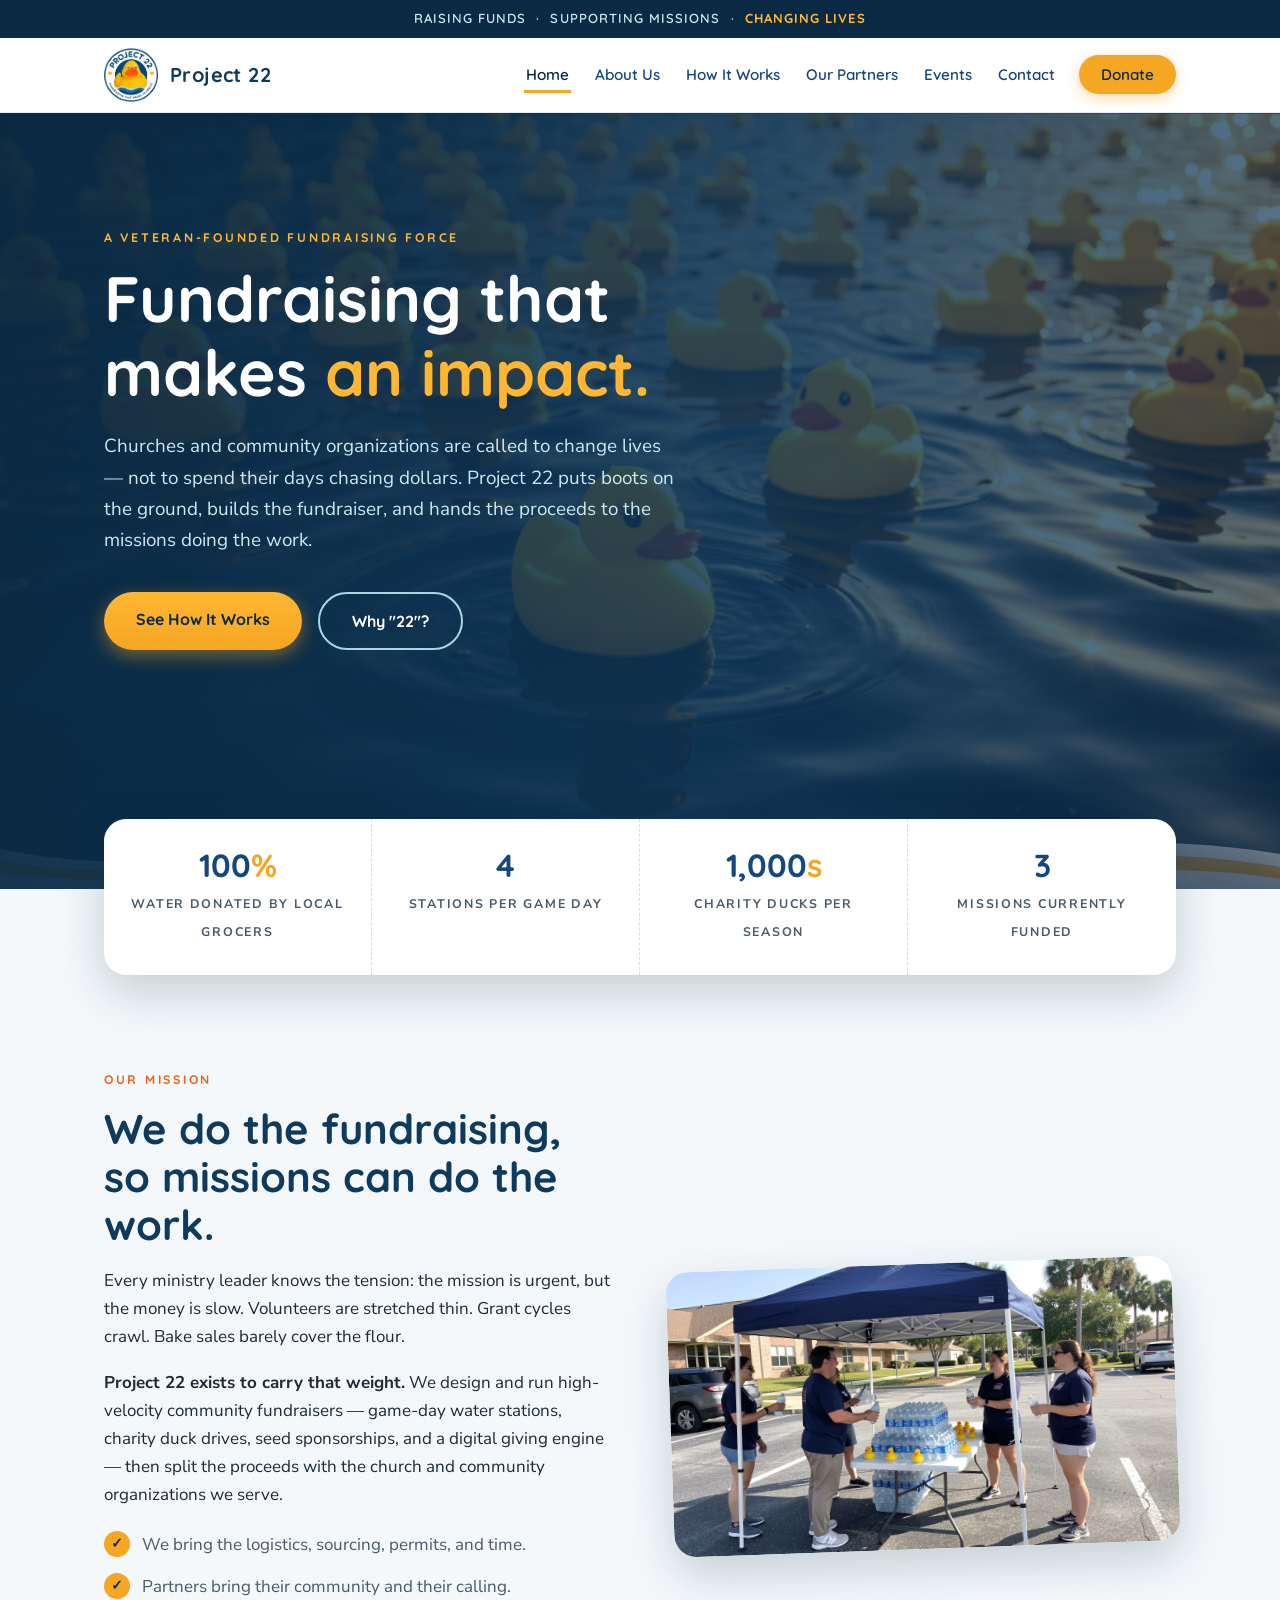
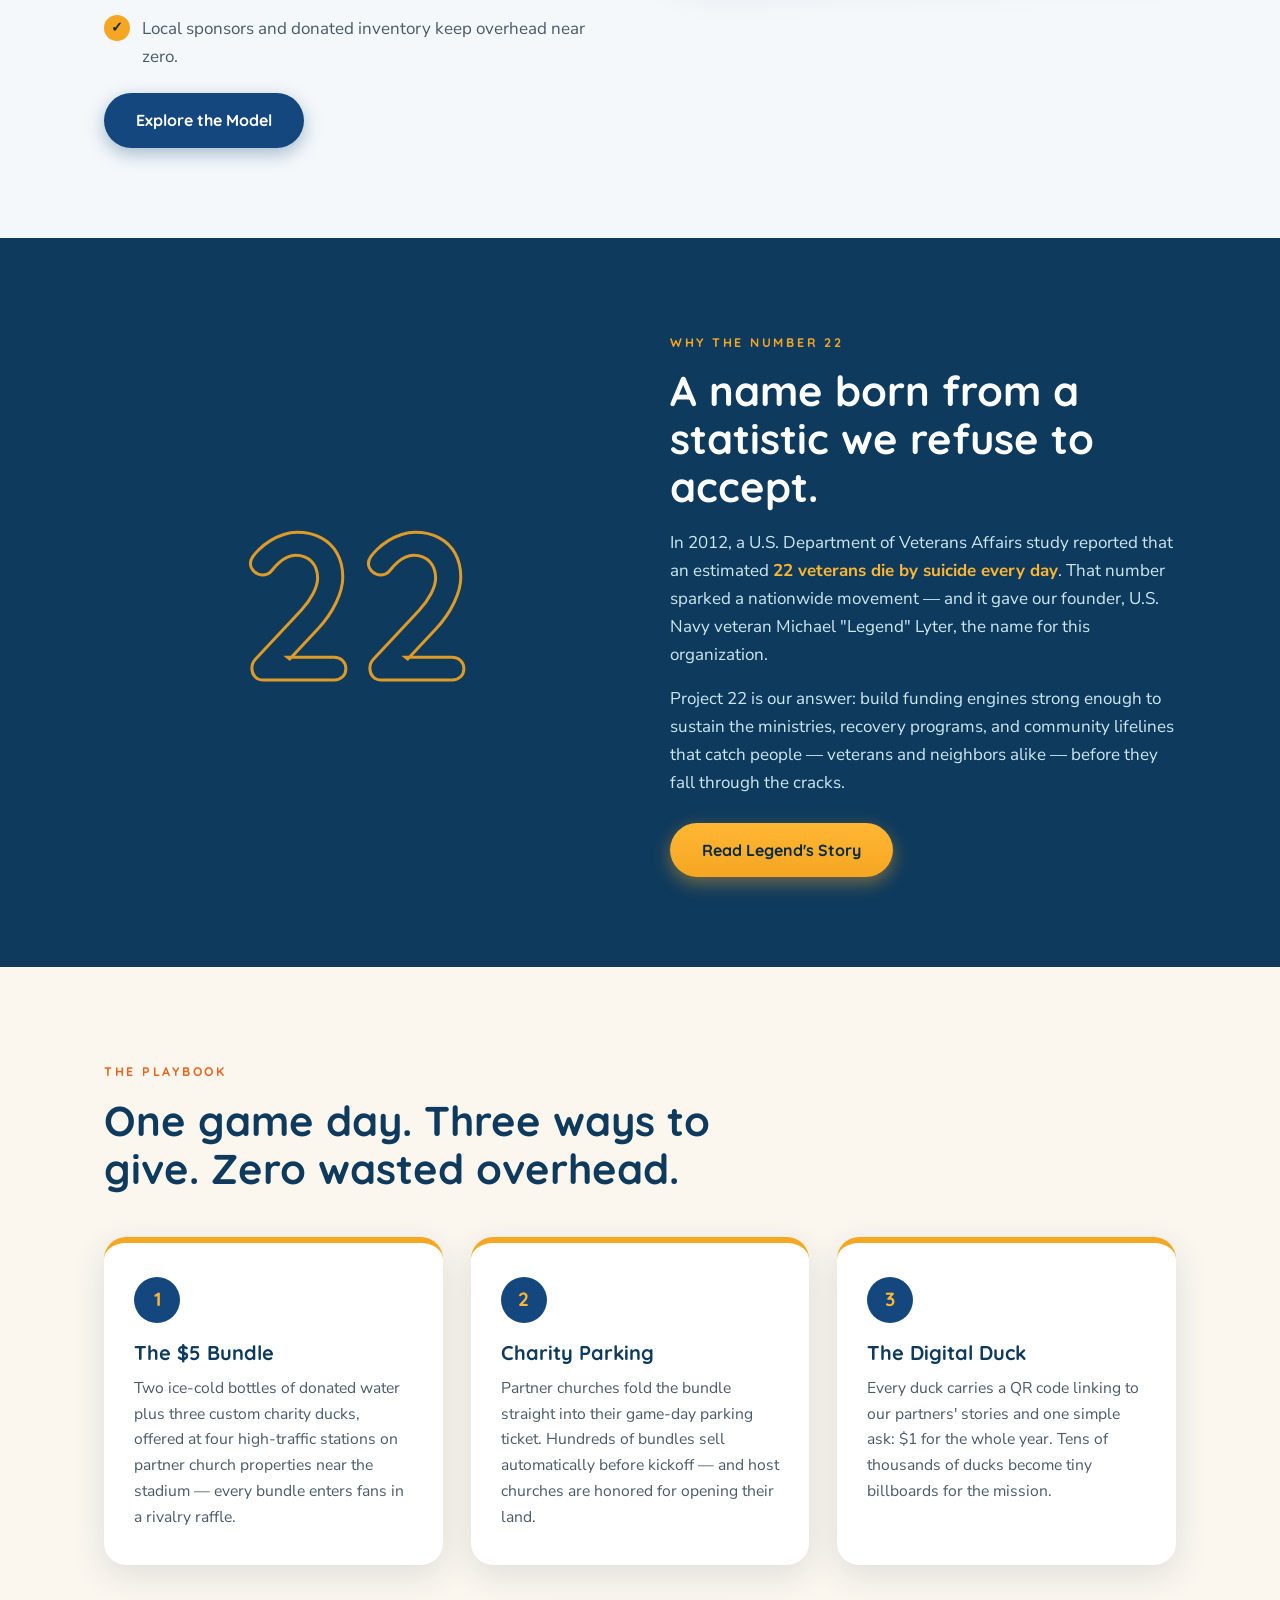
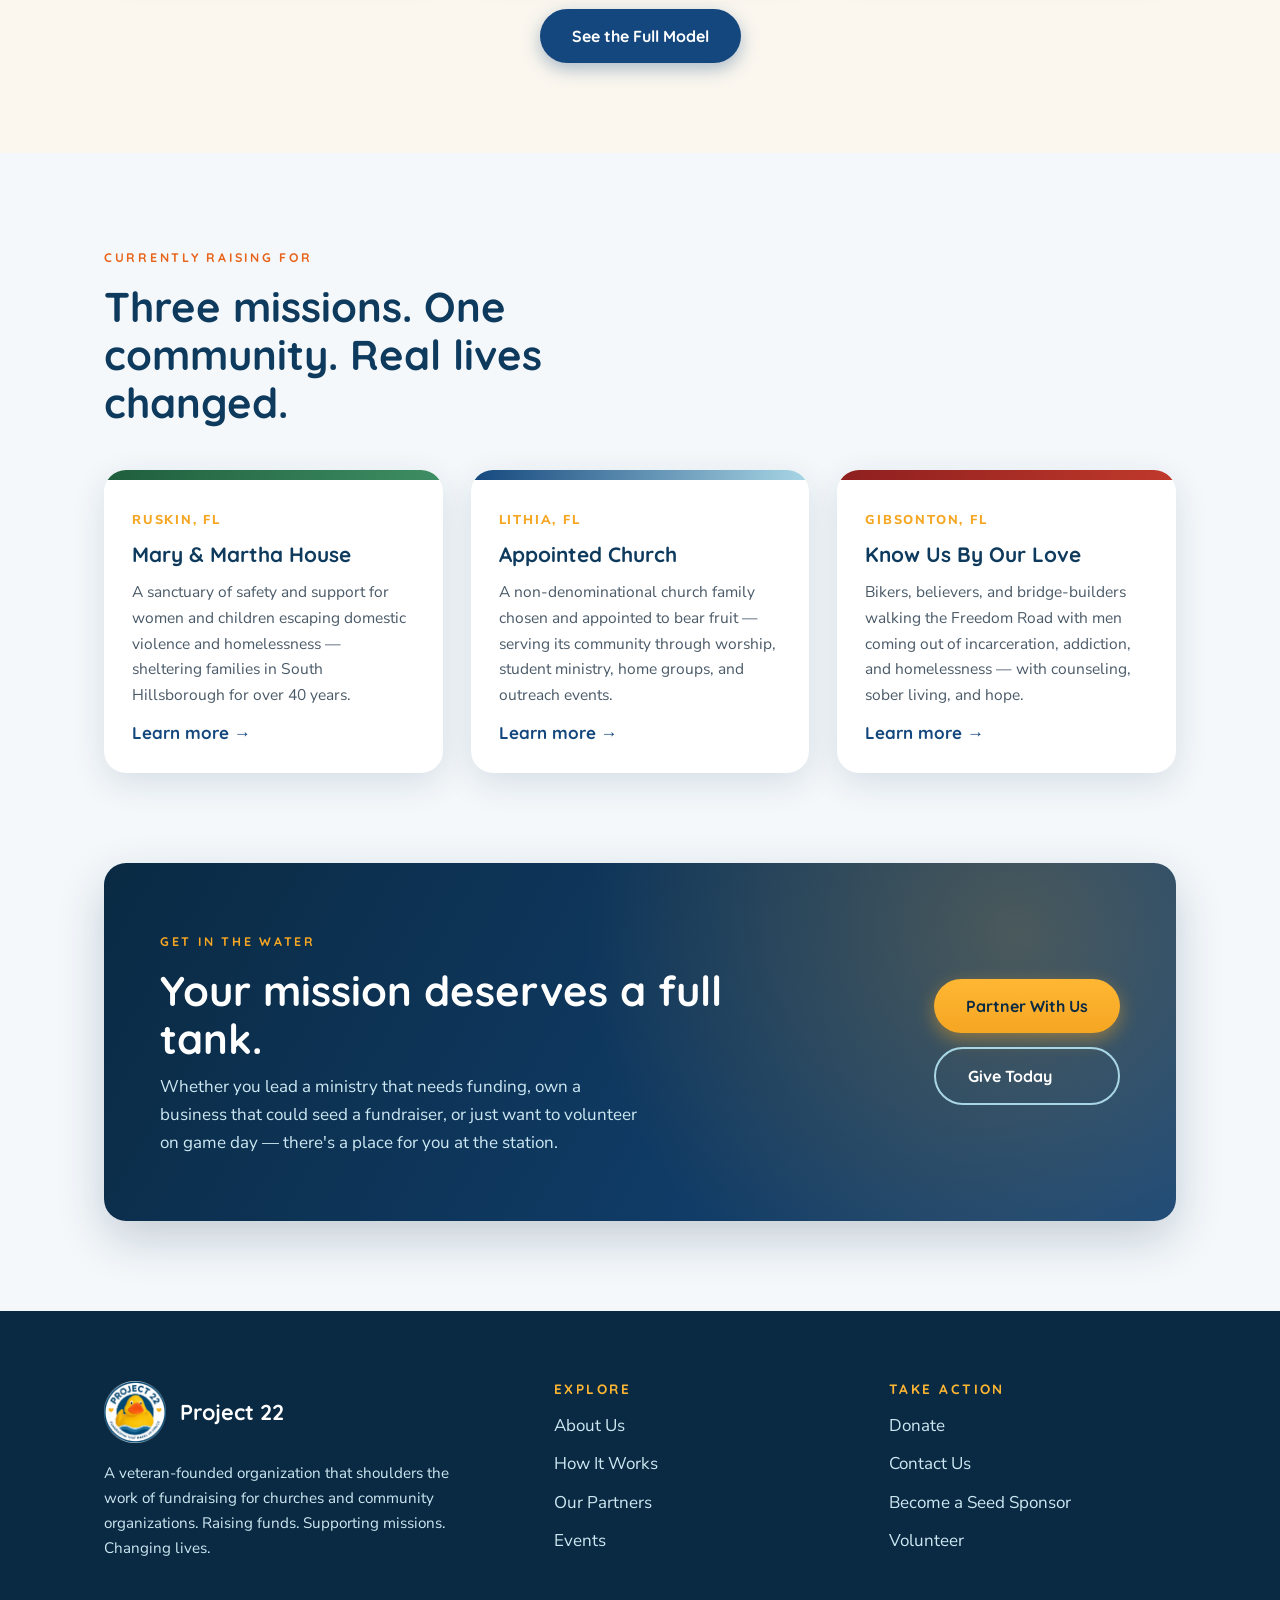
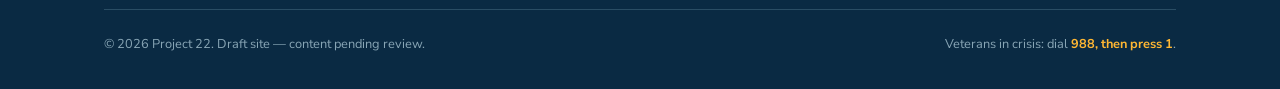
<file: index.html>
<!DOCTYPE html>
<html lang="en">
<head>
<meta charset="UTF-8">
<meta name="viewport" content="width=device-width, initial-scale=1.0">
<title>Project 22 — Fundraising That Makes an Impact</title>
<meta name="description" content="Project 22 is a veteran-founded organization that shoulders the work of fundraising for churches, ministries, and community organizations. Raising funds. Supporting missions. Changing lives.">
<link rel="icon" type="image/png" href="assets/logo.png">
<link rel="preconnect" href="https://fonts.googleapis.com">
<link rel="preconnect" href="https://fonts.gstatic.com" crossorigin>
<link href="https://fonts.googleapis.com/css2?family=Quicksand:wght@500;600;700&family=Nunito+Sans:ital,wght@0,400;0,600;0,700;0,800;1,400&display=swap" rel="stylesheet">
<link rel="stylesheet" href="styles.css">
</head>
<body>

<div class="ribbon">RAISING FUNDS &nbsp;·&nbsp; SUPPORTING MISSIONS &nbsp;·&nbsp; <strong>CHANGING LIVES</strong></div>

<nav class="nav">
  <div class="nav__inner">
    <a class="nav__brand" href="index.html">
      <img src="assets/logo.png" alt="Project 22 logo — a yellow rubber duck badge">
      <span>Project 22</span>
    </a>
    <ul class="nav__links">
      <li><a href="index.html" class="is-active">Home</a></li>
      <li><a href="about.html">About Us</a></li>
      <li><a href="how-it-works.html">How It Works</a></li>
      <li><a href="partners.html">Our Partners</a></li>
      <li><a href="events.html">Events</a></li>
      <li><a href="contact.html">Contact</a></li>
      <li><a href="donate.html" class="nav__cta">Donate</a></li>
    </ul>
  </div>
</nav>

<!-- ============ HERO ============ -->
<header class="hero">
  <div class="hero__bg" style="background-image:url('assets/hero-ducks.jpg');"></div>
  <div class="hero__scrim"></div>
  <div class="hero__inner">
    <span class="kicker rise rise-1">A veteran-founded fundraising force</span>
    <h1 class="rise rise-2">Fundraising that makes <em>an impact.</em></h1>
    <p class="lede rise rise-3">Churches and community organizations are called to change lives — not to spend their days chasing dollars. Project 22 puts boots on the ground, builds the fundraiser, and hands the proceeds to the missions doing the work.</p>
    <div class="hero__actions rise rise-4">
      <a class="btn btn--gold" href="how-it-works.html">See How It Works</a>
      <a class="btn btn--ghost" href="about.html">Why "22"?</a>
    </div>
  </div>
  <svg class="wave" viewBox="0 0 1440 90" preserveAspectRatio="none" aria-hidden="true">
    <path d="M0,50 C240,95 480,5 720,40 C960,75 1200,20 1440,55 L1440,90 L0,90 Z" fill="#F4F8FB"/>
    <path d="M0,62 C260,100 520,25 780,55 C1040,85 1240,35 1440,68 L1440,90 L0,90 Z" fill="#F5A623" opacity="0.9"/>
    <path d="M0,74 C280,102 560,45 840,70 C1100,92 1280,55 1440,80 L1440,90 L0,90 Z" fill="#F4F8FB"/>
  </svg>
</header>

<!-- ============ STAT BAND ============ -->
<section class="stats" aria-label="Project 22 at a glance">
  <div class="stats__card">
    <div class="stat"><b>100<span>%</span></b><small>Water donated by local grocers</small></div>
    <div class="stat"><b>4</b><small>Stations per game day</small></div>
    <div class="stat"><b>1,000<span>s</span></b><small>Charity ducks per season</small></div>
    <div class="stat"><b>3</b><small>Missions currently funded</small></div>
  </div>
</section>

<!-- ============ MISSION ============ -->
<section class="section">
  <div class="wrap grid-2">
    <div>
      <span class="kicker">Our Mission</span>
      <h2>We do the fundraising, so missions can do the work.</h2>
      <p style="margin-bottom:18px;">Every ministry leader knows the tension: the mission is urgent, but the money is slow. Volunteers are stretched thin. Grant cycles crawl. Bake sales barely cover the flour.</p>
      <p style="margin-bottom:18px;"><strong>Project 22 exists to carry that weight.</strong> We design and run high-velocity community fundraisers — game-day water stations, charity duck drives, seed sponsorships, and a digital giving engine — then split the proceeds with the church and community organizations we serve.</p>
      <ul class="checklist">
        <li>We bring the logistics, sourcing, permits, and time.</li>
        <li>Partners bring their community and their calling.</li>
        <li>Local sponsors and donated inventory keep overhead near zero.</li>
      </ul>
      <a class="btn btn--navy" href="how-it-works.html">Explore the Model</a>
    </div>
    <div class="img-frame img-frame--tilt">
      <img src="assets/water-station.jpg" alt="Volunteers at a Project 22 water station handing out bottled water and charity ducks on game day">
    </div>
  </div>
</section>

<!-- ============ WHY 22 ============ -->
<section class="section section--navy" style="position:relative;overflow:hidden;">
  <div class="wrap grid-2">
    <div style="text-align:center;">
      <div class="twentytwo bob" aria-hidden="true">22</div>
    </div>
    <div>
      <span class="kicker kicker--gold">Why the number 22</span>
      <h2>A name born from a statistic we refuse to accept.</h2>
      <p style="margin-bottom:16px;">In 2012, a U.S. Department of Veterans Affairs study reported that an estimated <strong style="color:#FFB733;">22 veterans die by suicide every day</strong>. That number sparked a nationwide movement — and it gave our founder, U.S. Navy veteran Michael "Legend" Lyter, the name for this organization.</p>
      <p style="margin-bottom:26px;">Project 22 is our answer: build funding engines strong enough to sustain the ministries, recovery programs, and community lifelines that catch people — veterans and neighbors alike — before they fall through the cracks.</p>
      <a class="btn btn--gold" href="about.html">Read Legend's Story</a>
    </div>
  </div>
</section>

<!-- ============ HOW IT WORKS TEASER ============ -->
<section class="section section--cream">
  <div class="wrap">
    <span class="kicker">The Playbook</span>
    <h2 style="margin-bottom:44px;">One game day. Three ways to give. Zero wasted overhead.</h2>
    <div class="grid-3">
      <div class="card">
        <span class="num">1</span>
        <h3>The $5 Bundle</h3>
        <p>Two ice-cold bottles of donated water plus three custom charity ducks, offered at four high-traffic stations on partner church properties near the stadium — every bundle enters fans in a rivalry raffle.</p>
      </div>
      <div class="card">
        <span class="num">2</span>
        <h3>Charity Parking</h3>
        <p>Partner churches fold the bundle straight into their game-day parking ticket. Hundreds of bundles sell automatically before kickoff — and host churches are honored for opening their land.</p>
      </div>
      <div class="card">
        <span class="num">3</span>
        <h3>The Digital Duck</h3>
        <p>Every duck carries a QR code linking to our partners' stories and one simple ask: $1 for the whole year. Tens of thousands of ducks become tiny billboards for the mission.</p>
      </div>
    </div>
    <div style="text-align:center;margin-top:44px;">
      <a class="btn btn--navy" href="how-it-works.html">See the Full Model</a>
    </div>
  </div>
</section>

<!-- ============ PARTNERS TEASER ============ -->
<section class="section">
  <div class="wrap">
    <span class="kicker">Currently Raising For</span>
    <h2 style="margin-bottom:44px;">Three missions. One community. Real lives changed.</h2>
    <div class="grid-3">
      <div class="partner">
        <div class="partner__band partner__band--green"></div>
        <div class="partner__body">
          <span class="where">Ruskin, FL</span>
          <h3>Mary &amp; Martha House</h3>
          <p>A sanctuary of safety and support for women and children escaping domestic violence and homelessness — sheltering families in South Hillsborough for over 40 years.</p>
          <a class="more" href="partners.html">Learn more →</a>
        </div>
      </div>
      <div class="partner">
        <div class="partner__band"></div>
        <div class="partner__body">
          <span class="where">Lithia, FL</span>
          <h3>Appointed Church</h3>
          <p>A non-denominational church family chosen and appointed to bear fruit — serving its community through worship, student ministry, home groups, and outreach events.</p>
          <a class="more" href="partners.html">Learn more →</a>
        </div>
      </div>
      <div class="partner">
        <div class="partner__band partner__band--red"></div>
        <div class="partner__body">
          <span class="where">Gibsonton, FL</span>
          <h3>Know Us By Our Love</h3>
          <p>Bikers, believers, and bridge-builders walking the Freedom Road with men coming out of incarceration, addiction, and homelessness — with counseling, sober living, and hope.</p>
          <a class="more" href="partners.html">Learn more →</a>
        </div>
      </div>
    </div>
  </div>
</section>

<!-- ============ CTA ============ -->
<section class="section" style="padding-top:0;">
  <div class="wrap">
    <div class="cta">
      <div>
        <span class="kicker kicker--gold">Get In The Water</span>
        <h2>Your mission deserves a full tank.</h2>
        <p>Whether you lead a ministry that needs funding, own a business that could seed a fundraiser, or just want to volunteer on game day — there's a place for you at the station.</p>
      </div>
      <div style="display:flex;flex-direction:column;gap:14px;">
        <a class="btn btn--gold" href="contact.html">Partner With Us</a>
        <a class="btn btn--ghost" href="donate.html">Give Today</a>
      </div>
    </div>
  </div>
</section>

<!-- ============ FOOTER ============ -->
<footer class="footer">
  <div class="wrap">
    <div class="footer__grid">
      <div>
        <div class="footer__brand">
          <img src="assets/logo.png" alt="Project 22 logo">
          <span>Project 22</span>
        </div>
        <p class="tagline">A veteran-founded organization that shoulders the work of fundraising for churches and community organizations. Raising funds. Supporting missions. Changing lives.</p>
      </div>
      <div>
        <h4>Explore</h4>
        <ul>
          <li><a href="about.html">About Us</a></li>
          <li><a href="how-it-works.html">How It Works</a></li>
          <li><a href="partners.html">Our Partners</a></li>
          <li><a href="events.html">Events</a></li>
        </ul>
      </div>
      <div>
        <h4>Take Action</h4>
        <ul>
          <li><a href="donate.html">Donate</a></li>
          <li><a href="contact.html">Contact Us</a></li>
          <li><a href="contact.html">Become a Seed Sponsor</a></li>
          <li><a href="contact.html">Volunteer</a></li>
        </ul>
      </div>
    </div>
    <div class="footer__bottom">
      <span>© 2026 Project 22. Draft site — content pending review.</span>
      <span>Veterans in crisis: dial <strong style="color:#FFB733;">988, then press 1</strong>.</span>
    </div>
  </div>
</footer>

</body>
</html>
</file>
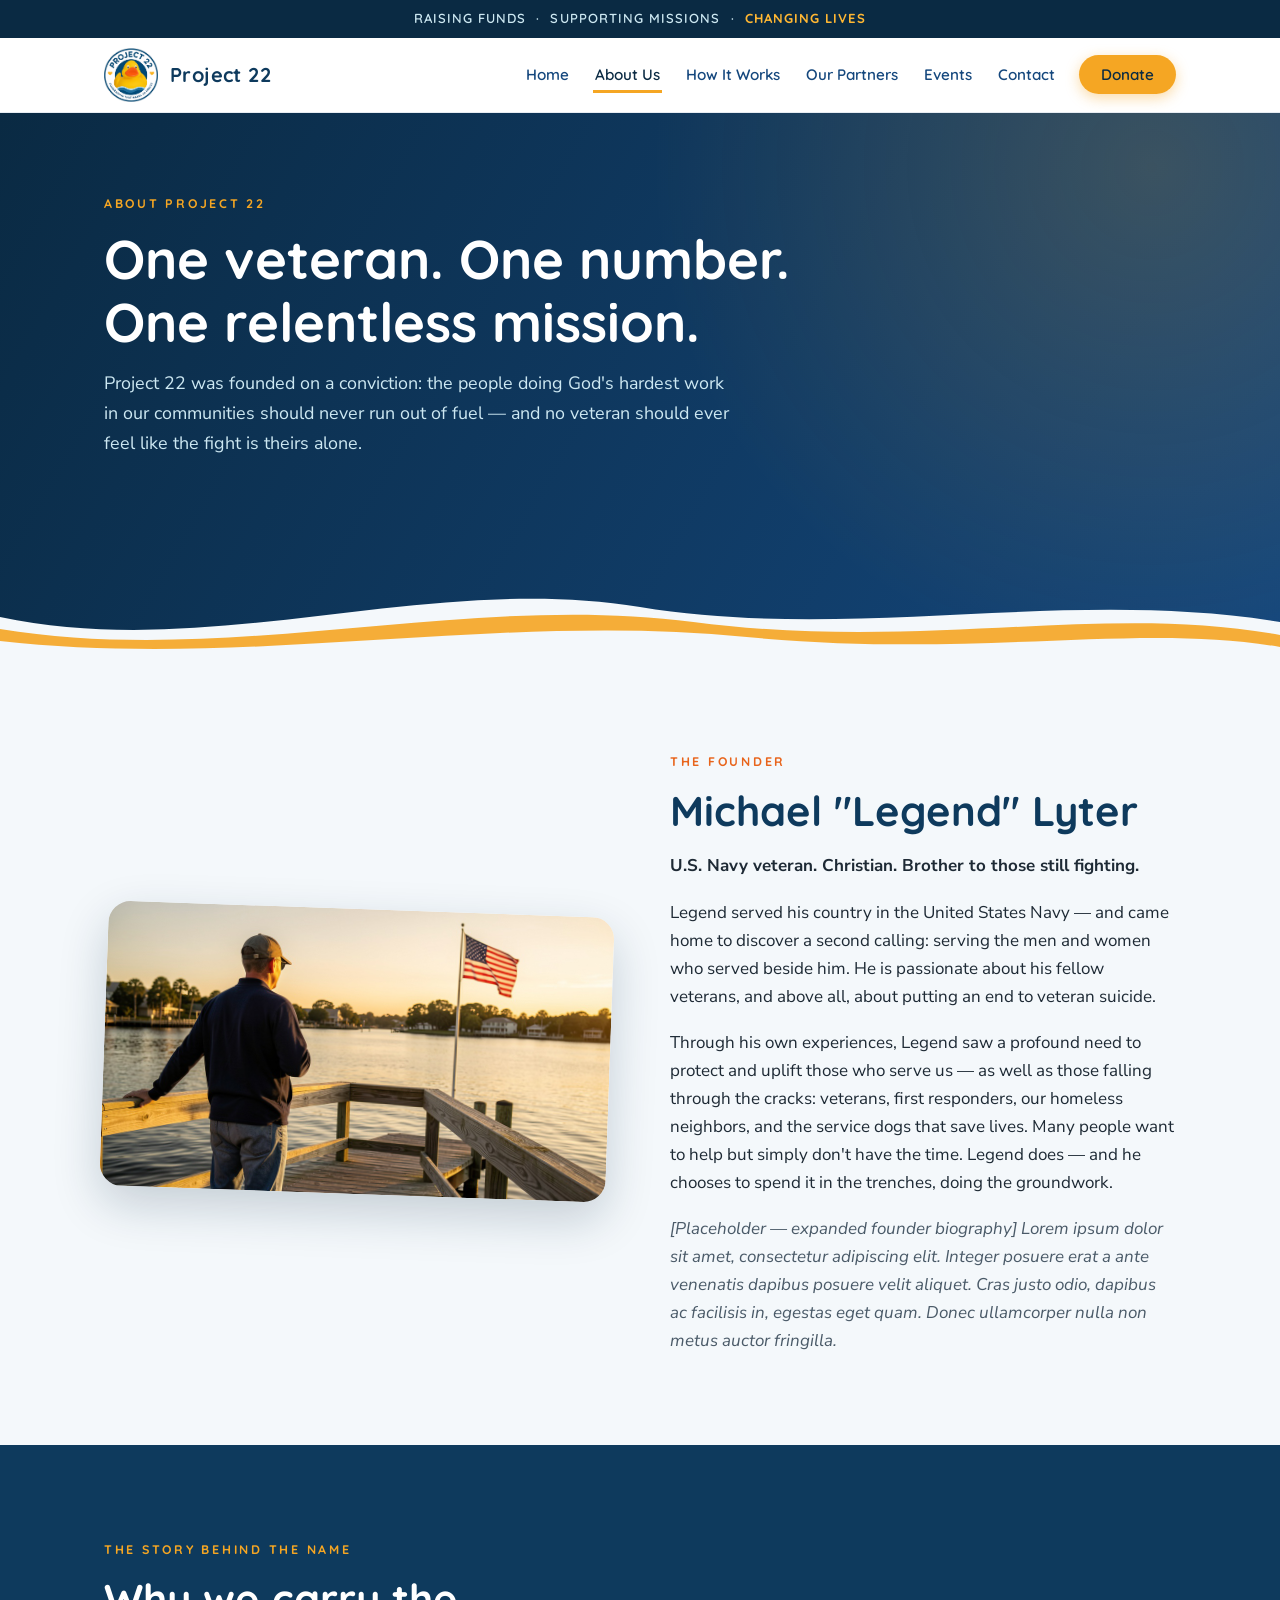
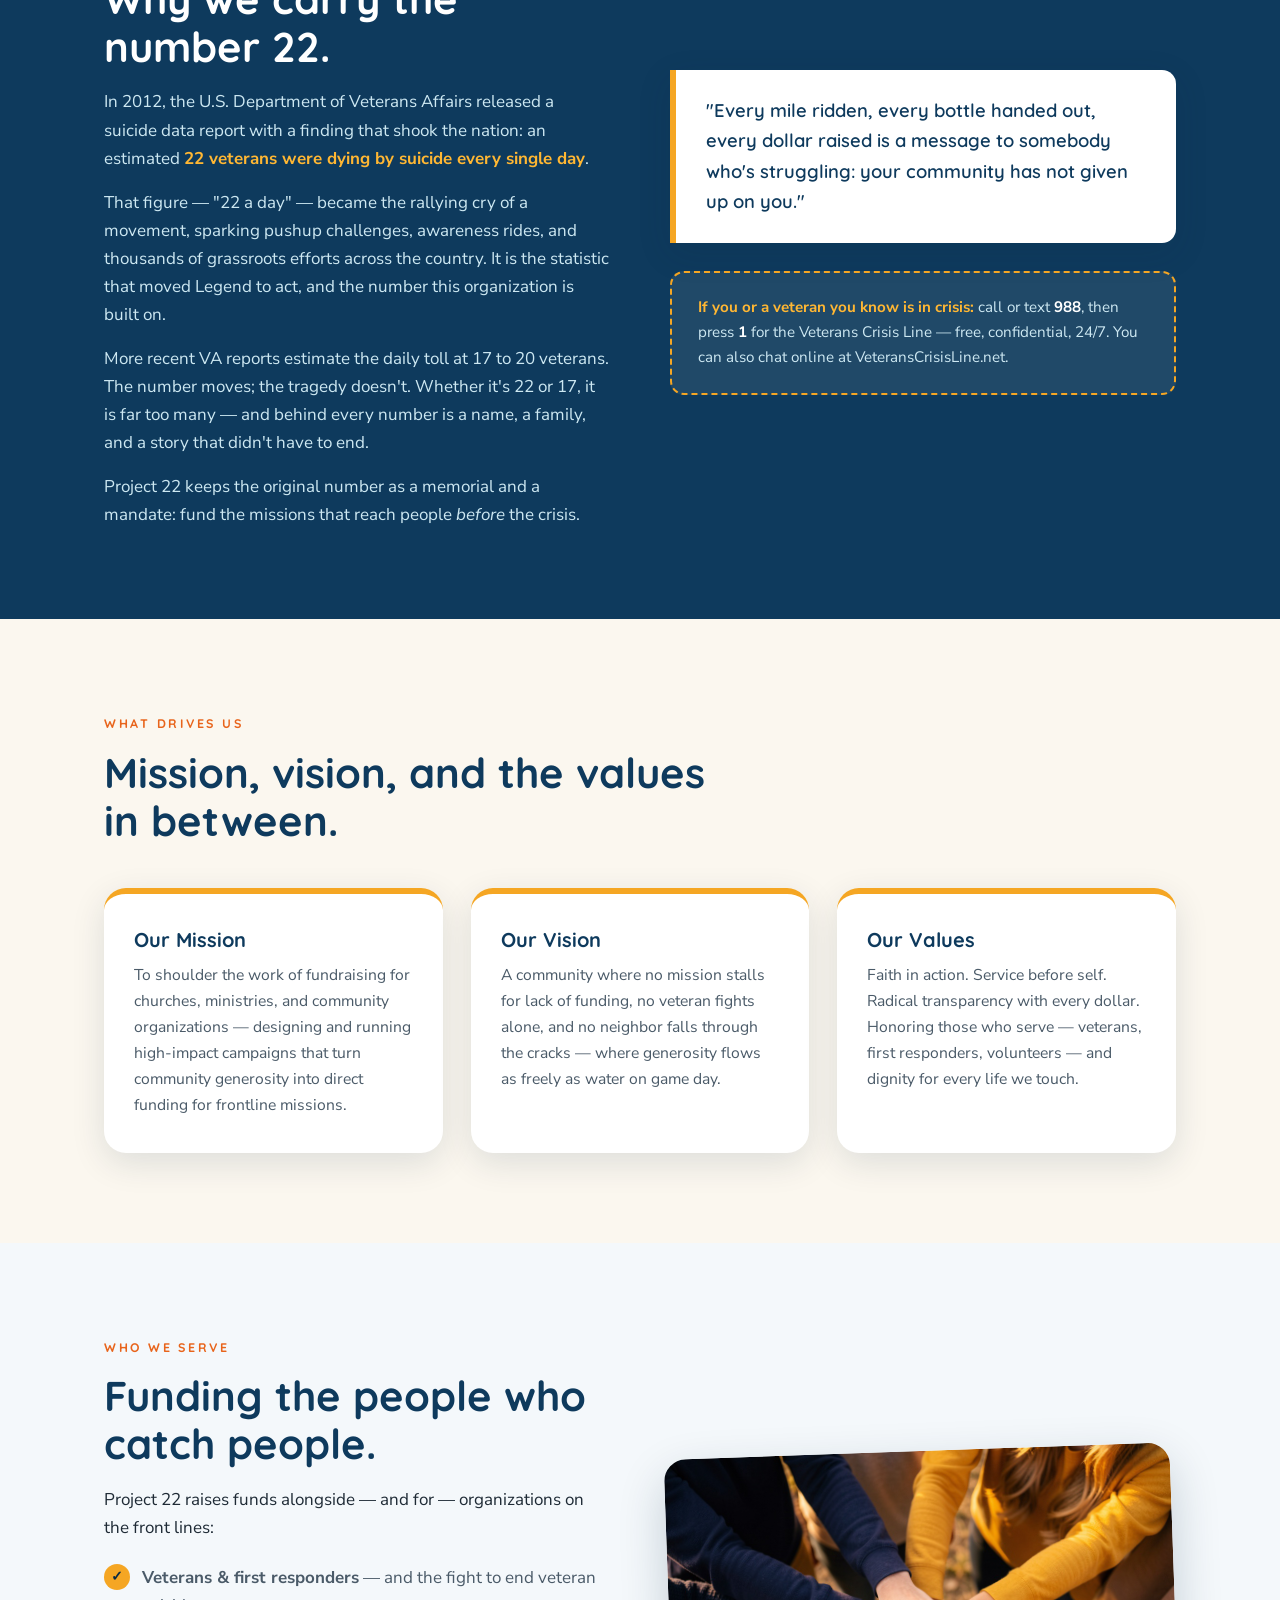
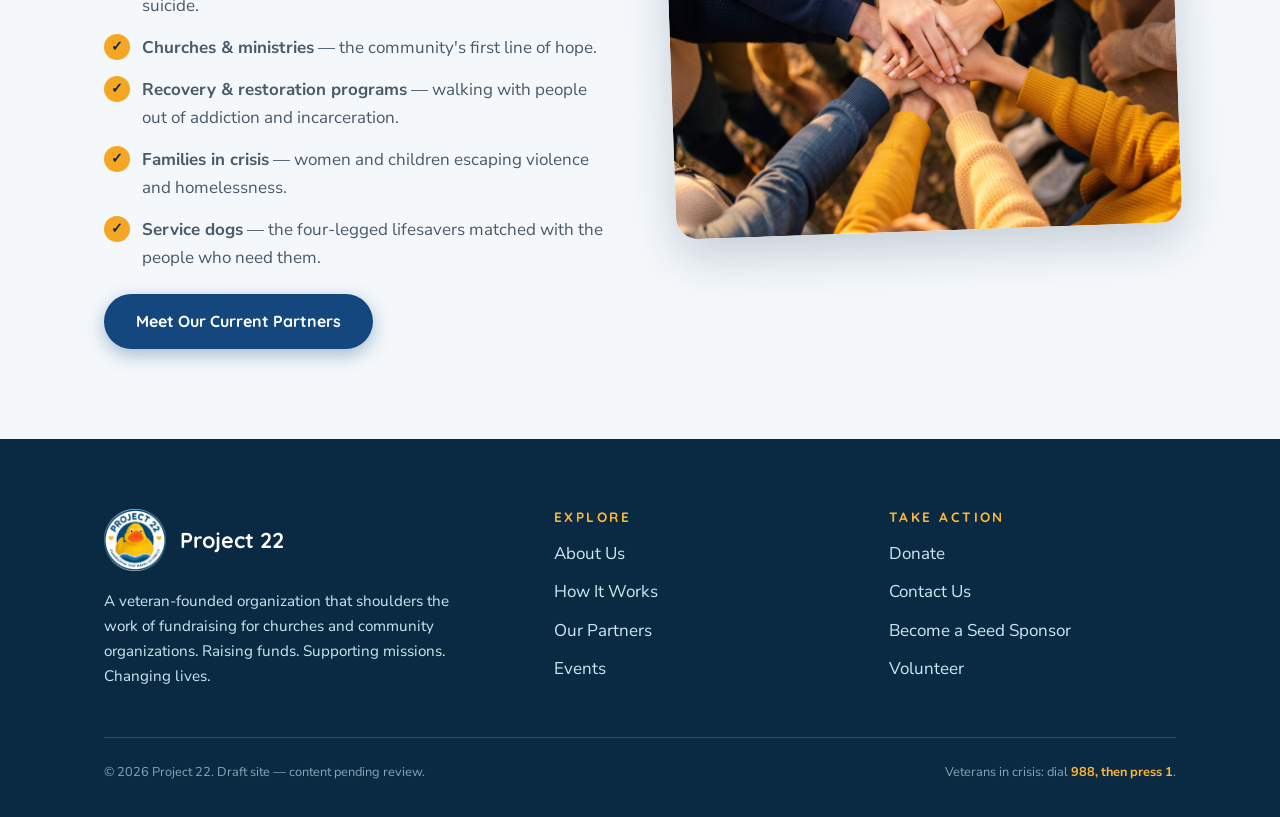
<file: about.html>
<!DOCTYPE html>
<html lang="en">
<head>
<meta charset="UTF-8">
<meta name="viewport" content="width=device-width, initial-scale=1.0">
<title>About Us — Project 22</title>
<meta name="description" content="Meet Michael 'Legend' Lyter, the U.S. Navy veteran behind Project 22, and learn the story of the number 22.">
<link rel="icon" type="image/png" href="assets/logo.png">
<link rel="preconnect" href="https://fonts.googleapis.com">
<link rel="preconnect" href="https://fonts.gstatic.com" crossorigin>
<link href="https://fonts.googleapis.com/css2?family=Quicksand:wght@500;600;700&family=Nunito+Sans:ital,wght@0,400;0,600;0,700;0,800;1,400&display=swap" rel="stylesheet">
<link rel="stylesheet" href="styles.css">
</head>
<body>

<div class="ribbon">RAISING FUNDS &nbsp;·&nbsp; SUPPORTING MISSIONS &nbsp;·&nbsp; <strong>CHANGING LIVES</strong></div>

<nav class="nav">
  <div class="nav__inner">
    <a class="nav__brand" href="index.html">
      <img src="assets/logo.png" alt="Project 22 logo — a yellow rubber duck badge">
      <span>Project 22</span>
    </a>
    <ul class="nav__links">
      <li><a href="index.html">Home</a></li>
      <li><a href="about.html" class="is-active">About Us</a></li>
      <li><a href="how-it-works.html">How It Works</a></li>
      <li><a href="partners.html">Our Partners</a></li>
      <li><a href="events.html">Events</a></li>
      <li><a href="contact.html">Contact</a></li>
      <li><a href="donate.html" class="nav__cta">Donate</a></li>
    </ul>
  </div>
</nav>

<header class="page-hero">
  <div class="hero__inner hero__inner--short">
    <span class="kicker kicker--gold rise rise-1">About Project 22</span>
    <h1 class="rise rise-2">One veteran. One number.<br>One relentless mission.</h1>
    <p class="lede rise rise-3">Project 22 was founded on a conviction: the people doing God's hardest work in our communities should never run out of fuel — and no veteran should ever feel like the fight is theirs alone.</p>
  </div>
  <svg class="wave" viewBox="0 0 1440 90" preserveAspectRatio="none" aria-hidden="true">
    <path d="M0,50 C240,95 480,5 720,40 C960,75 1200,20 1440,55 L1440,90 L0,90 Z" fill="#F4F8FB"/>
    <path d="M0,62 C260,100 520,25 780,55 C1040,85 1240,35 1440,68 L1440,90 L0,90 Z" fill="#F5A623" opacity="0.9"/>
    <path d="M0,74 C280,102 560,45 840,70 C1100,92 1280,55 1440,80 L1440,90 L0,90 Z" fill="#F4F8FB"/>
  </svg>
</header>

<!-- ============ FOUNDER ============ -->
<section class="section">
  <div class="wrap grid-2">
    <div class="img-frame img-frame--tilt2">
      <img src="assets/veteran-pier.jpg" alt="A veteran looking out over Tampa Bay at golden hour, an American flag flying nearby">
    </div>
    <div>
      <span class="kicker">The Founder</span>
      <h2>Michael "Legend" Lyter</h2>
      <p style="margin-bottom:18px;"><strong>U.S. Navy veteran. Christian. Brother to those still fighting.</strong></p>
      <p style="margin-bottom:18px;">Legend served his country in the United States Navy — and came home to discover a second calling: serving the men and women who served beside him. He is passionate about his fellow veterans, and above all, about putting an end to veteran suicide.</p>
      <p style="margin-bottom:18px;">Through his own experiences, Legend saw a profound need to protect and uplift those who serve us — as well as those falling through the cracks: veterans, first responders, our homeless neighbors, and the service dogs that save lives. Many people want to help but simply don't have the time. Legend does — and he chooses to spend it in the trenches, doing the groundwork.</p>
      <p style="margin-bottom:0;color:var(--ink-soft);font-style:italic;">[Placeholder — expanded founder biography] Lorem ipsum dolor sit amet, consectetur adipiscing elit. Integer posuere erat a ante venenatis dapibus posuere velit aliquet. Cras justo odio, dapibus ac facilisis in, egestas eget quam. Donec ullamcorper nulla non metus auctor fringilla.</p>
    </div>
  </div>
</section>

<!-- ============ THE NUMBER ============ -->
<section class="section section--navy">
  <div class="wrap grid-2">
    <div>
      <span class="kicker kicker--gold">The Story Behind The Name</span>
      <h2>Why we carry the number 22.</h2>
      <p style="margin-bottom:16px;">In 2012, the U.S. Department of Veterans Affairs released a suicide data report with a finding that shook the nation: an estimated <strong style="color:#FFB733;">22 veterans were dying by suicide every single day</strong>.</p>
      <p style="margin-bottom:16px;">That figure — "22 a day" — became the rallying cry of a movement, sparking pushup challenges, awareness rides, and thousands of grassroots efforts across the country. It is the statistic that moved Legend to act, and the number this organization is built on.</p>
      <p style="margin-bottom:16px;">More recent VA reports estimate the daily toll at 17 to 20 veterans. The number moves; the tragedy doesn't. Whether it's 22 or 17, it is far too many — and behind every number is a name, a family, and a story that didn't have to end.</p>
      <p>Project 22 keeps the original number as a memorial and a mandate: fund the missions that reach people <em>before</em> the crisis.</p>
    </div>
    <div>
      <div class="pull" style="margin-bottom:28px;">"Every mile ridden, every bottle handed out, every dollar raised is a message to somebody who's struggling: your community has not given up on you."</div>
      <div class="crisis" style="background:rgba(251,247,239,0.08);border-color:#F5A623;color:#CDE8F2;">
        <b style="color:#FFB733;">If you or a veteran you know is in crisis:</b> call or text <b style="color:#fff;">988</b>, then press <b style="color:#fff;">1</b> for the Veterans Crisis Line — free, confidential, 24/7. You can also chat online at VeteransCrisisLine.net.
      </div>
    </div>
  </div>
</section>

<!-- ============ MISSION / VISION / VALUES ============ -->
<section class="section section--cream">
  <div class="wrap">
    <span class="kicker">What Drives Us</span>
    <h2 style="margin-bottom:44px;">Mission, vision, and the values in between.</h2>
    <div class="grid-3">
      <div class="card">
        <h3>Our Mission</h3>
        <p>To shoulder the work of fundraising for churches, ministries, and community organizations — designing and running high-impact campaigns that turn community generosity into direct funding for frontline missions.</p>
      </div>
      <div class="card">
        <h3>Our Vision</h3>
        <p>A community where no mission stalls for lack of funding, no veteran fights alone, and no neighbor falls through the cracks — where generosity flows as freely as water on game day.</p>
      </div>
      <div class="card">
        <h3>Our Values</h3>
        <p>Faith in action. Service before self. Radical transparency with every dollar. Honoring those who serve — veterans, first responders, volunteers — and dignity for every life we touch.</p>
      </div>
    </div>
  </div>
</section>

<!-- ============ WHO WE SERVE ============ -->
<section class="section">
  <div class="wrap grid-2">
    <div>
      <span class="kicker">Who We Serve</span>
      <h2>Funding the people who catch people.</h2>
      <p style="margin-bottom:14px;">Project 22 raises funds alongside — and for — organizations on the front lines:</p>
      <ul class="checklist">
        <li><strong>Veterans &amp; first responders</strong> — and the fight to end veteran suicide.</li>
        <li><strong>Churches &amp; ministries</strong> — the community's first line of hope.</li>
        <li><strong>Recovery &amp; restoration programs</strong> — walking with people out of addiction and incarceration.</li>
        <li><strong>Families in crisis</strong> — women and children escaping violence and homelessness.</li>
        <li><strong>Service dogs</strong> — the four-legged lifesavers matched with the people who need them.</li>
      </ul>
      <a class="btn btn--navy" href="partners.html">Meet Our Current Partners</a>
    </div>
    <div class="img-frame img-frame--tilt">
      <img src="assets/community-hands.jpg" alt="Community members' hands stacked together in a huddle">
    </div>
  </div>
</section>

<!-- ============ FOOTER ============ -->
<footer class="footer">
  <div class="wrap">
    <div class="footer__grid">
      <div>
        <div class="footer__brand">
          <img src="assets/logo.png" alt="Project 22 logo">
          <span>Project 22</span>
        </div>
        <p class="tagline">A veteran-founded organization that shoulders the work of fundraising for churches and community organizations. Raising funds. Supporting missions. Changing lives.</p>
      </div>
      <div>
        <h4>Explore</h4>
        <ul>
          <li><a href="about.html">About Us</a></li>
          <li><a href="how-it-works.html">How It Works</a></li>
          <li><a href="partners.html">Our Partners</a></li>
          <li><a href="events.html">Events</a></li>
        </ul>
      </div>
      <div>
        <h4>Take Action</h4>
        <ul>
          <li><a href="donate.html">Donate</a></li>
          <li><a href="contact.html">Contact Us</a></li>
          <li><a href="contact.html">Become a Seed Sponsor</a></li>
          <li><a href="contact.html">Volunteer</a></li>
        </ul>
      </div>
    </div>
    <div class="footer__bottom">
      <span>© 2026 Project 22. Draft site — content pending review.</span>
      <span>Veterans in crisis: dial <strong style="color:#FFB733;">988, then press 1</strong>.</span>
    </div>
  </div>
</footer>

</body>
</html>
</file>
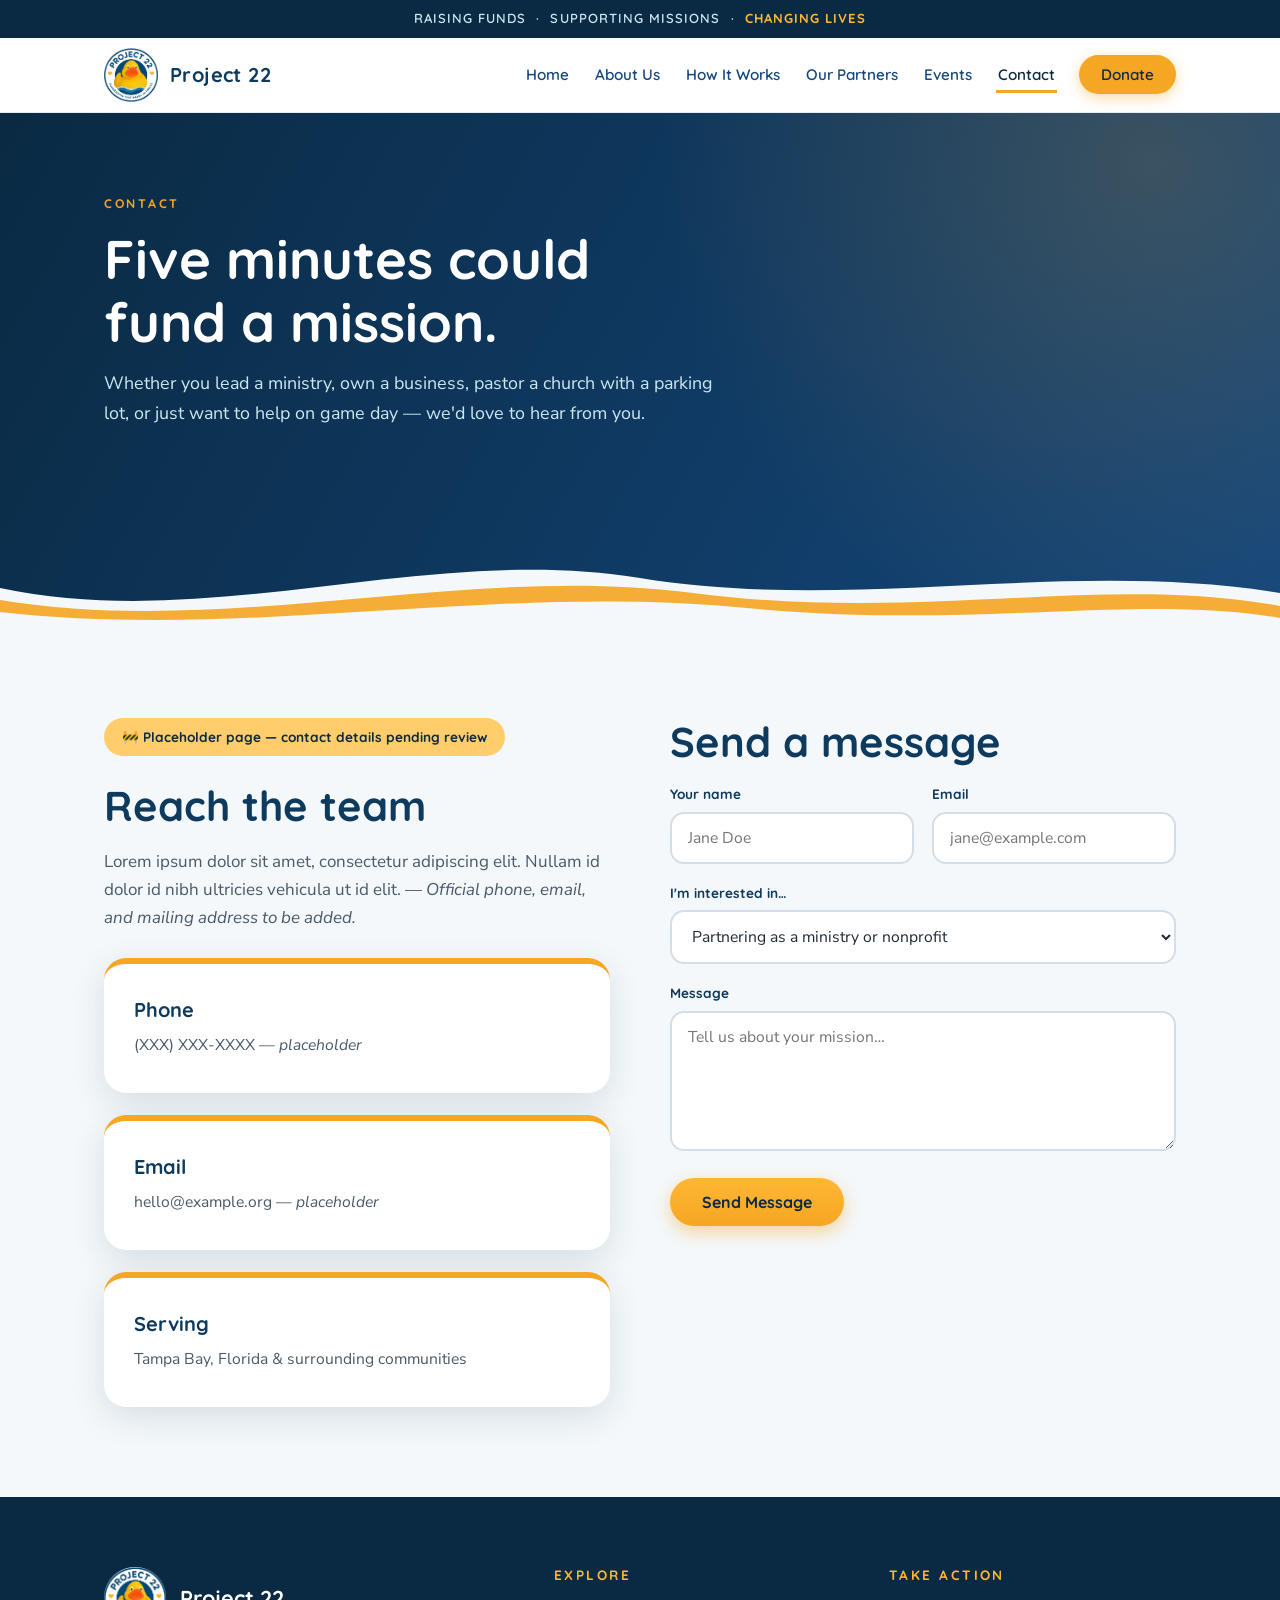
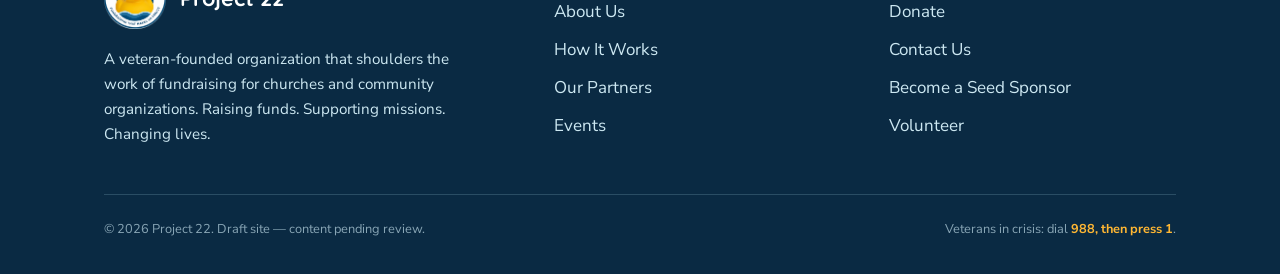
<file: contact.html>
<!DOCTYPE html>
<html lang="en">
<head>
<meta charset="UTF-8">
<meta name="viewport" content="width=device-width, initial-scale=1.0">
<title>Contact — Project 22</title>
<meta name="description" content="Get in touch with Project 22 about partnerships, sponsorships, and volunteering. Page under construction.">
<link rel="icon" type="image/png" href="assets/logo.png">
<link rel="preconnect" href="https://fonts.googleapis.com">
<link rel="preconnect" href="https://fonts.gstatic.com" crossorigin>
<link href="https://fonts.googleapis.com/css2?family=Quicksand:wght@500;600;700&family=Nunito+Sans:ital,wght@0,400;0,600;0,700;0,800;1,400&display=swap" rel="stylesheet">
<link rel="stylesheet" href="styles.css">
</head>
<body>

<div class="ribbon">RAISING FUNDS &nbsp;·&nbsp; SUPPORTING MISSIONS &nbsp;·&nbsp; <strong>CHANGING LIVES</strong></div>

<nav class="nav">
  <div class="nav__inner">
    <a class="nav__brand" href="index.html">
      <img src="assets/logo.png" alt="Project 22 logo — a yellow rubber duck badge">
      <span>Project 22</span>
    </a>
    <ul class="nav__links">
      <li><a href="index.html">Home</a></li>
      <li><a href="about.html">About Us</a></li>
      <li><a href="how-it-works.html">How It Works</a></li>
      <li><a href="partners.html">Our Partners</a></li>
      <li><a href="events.html">Events</a></li>
      <li><a href="contact.html" class="is-active">Contact</a></li>
      <li><a href="donate.html" class="nav__cta">Donate</a></li>
    </ul>
  </div>
</nav>

<header class="page-hero">
  <div class="hero__inner hero__inner--short">
    <span class="kicker kicker--gold rise rise-1">Contact</span>
    <h1 class="rise rise-2">Five minutes could<br>fund a mission.</h1>
    <p class="lede rise rise-3">Whether you lead a ministry, own a business, pastor a church with a parking lot, or just want to help on game day — we'd love to hear from you.</p>
  </div>
  <svg class="wave" viewBox="0 0 1440 90" preserveAspectRatio="none" aria-hidden="true">
    <path d="M0,50 C240,95 480,5 720,40 C960,75 1200,20 1440,55 L1440,90 L0,90 Z" fill="#F4F8FB"/>
    <path d="M0,62 C260,100 520,25 780,55 C1040,85 1240,35 1440,68 L1440,90 L0,90 Z" fill="#F5A623" opacity="0.9"/>
    <path d="M0,74 C280,102 560,45 840,70 C1100,92 1280,55 1440,80 L1440,90 L0,90 Z" fill="#F4F8FB"/>
  </svg>
</header>

<section class="section">
  <div class="wrap grid-2" style="align-items:start;">
    <div>
      <span class="stub-note">🚧 Placeholder page — contact details pending review</span>
      <h2 style="margin-bottom:18px;">Reach the team</h2>
      <p style="color:var(--ink-soft);margin-bottom:26px;">Lorem ipsum dolor sit amet, consectetur adipiscing elit. Nullam id dolor id nibh ultricies vehicula ut id elit. — <em>Official phone, email, and mailing address to be added.</em></p>
      <div class="card" style="margin-bottom:22px;">
        <h3>Phone</h3>
        <p>(XXX) XXX-XXXX — <em>placeholder</em></p>
      </div>
      <div class="card" style="margin-bottom:22px;">
        <h3>Email</h3>
        <p>hello@example.org — <em>placeholder</em></p>
      </div>
      <div class="card">
        <h3>Serving</h3>
        <p>Tampa Bay, Florida &amp; surrounding communities</p>
      </div>
    </div>
    <div>
      <h2 style="margin-bottom:18px;">Send a message</h2>
      <form class="form-grid" onsubmit="alert('This is a placeholder form — not yet connected.'); return false;">
        <div>
          <label for="name">Your name</label>
          <input id="name" type="text" placeholder="Jane Doe">
        </div>
        <div>
          <label for="email">Email</label>
          <input id="email" type="email" placeholder="jane@example.com">
        </div>
        <div class="full">
          <label for="topic">I'm interested in…</label>
          <select id="topic">
            <option>Partnering as a ministry or nonprofit</option>
            <option>Becoming a Seed Sponsor</option>
            <option>Hosting a station (church parking)</option>
            <option>Volunteering on game day</option>
            <option>Something else</option>
          </select>
        </div>
        <div class="full">
          <label for="msg">Message</label>
          <textarea id="msg" rows="5" placeholder="Tell us about your mission…"></textarea>
        </div>
        <div class="full">
          <button class="btn btn--gold" type="submit" style="border:none;cursor:pointer;">Send Message</button>
        </div>
      </form>
    </div>
  </div>
</section>

<footer class="footer">
  <div class="wrap">
    <div class="footer__grid">
      <div>
        <div class="footer__brand">
          <img src="assets/logo.png" alt="Project 22 logo">
          <span>Project 22</span>
        </div>
        <p class="tagline">A veteran-founded organization that shoulders the work of fundraising for churches and community organizations. Raising funds. Supporting missions. Changing lives.</p>
      </div>
      <div>
        <h4>Explore</h4>
        <ul>
          <li><a href="about.html">About Us</a></li>
          <li><a href="how-it-works.html">How It Works</a></li>
          <li><a href="partners.html">Our Partners</a></li>
          <li><a href="events.html">Events</a></li>
        </ul>
      </div>
      <div>
        <h4>Take Action</h4>
        <ul>
          <li><a href="donate.html">Donate</a></li>
          <li><a href="contact.html">Contact Us</a></li>
          <li><a href="contact.html">Become a Seed Sponsor</a></li>
          <li><a href="contact.html">Volunteer</a></li>
        </ul>
      </div>
    </div>
    <div class="footer__bottom">
      <span>© 2026 Project 22. Draft site — content pending review.</span>
      <span>Veterans in crisis: dial <strong style="color:#FFB733;">988, then press 1</strong>.</span>
    </div>
  </div>
</footer>

</body>
</html>
</file>
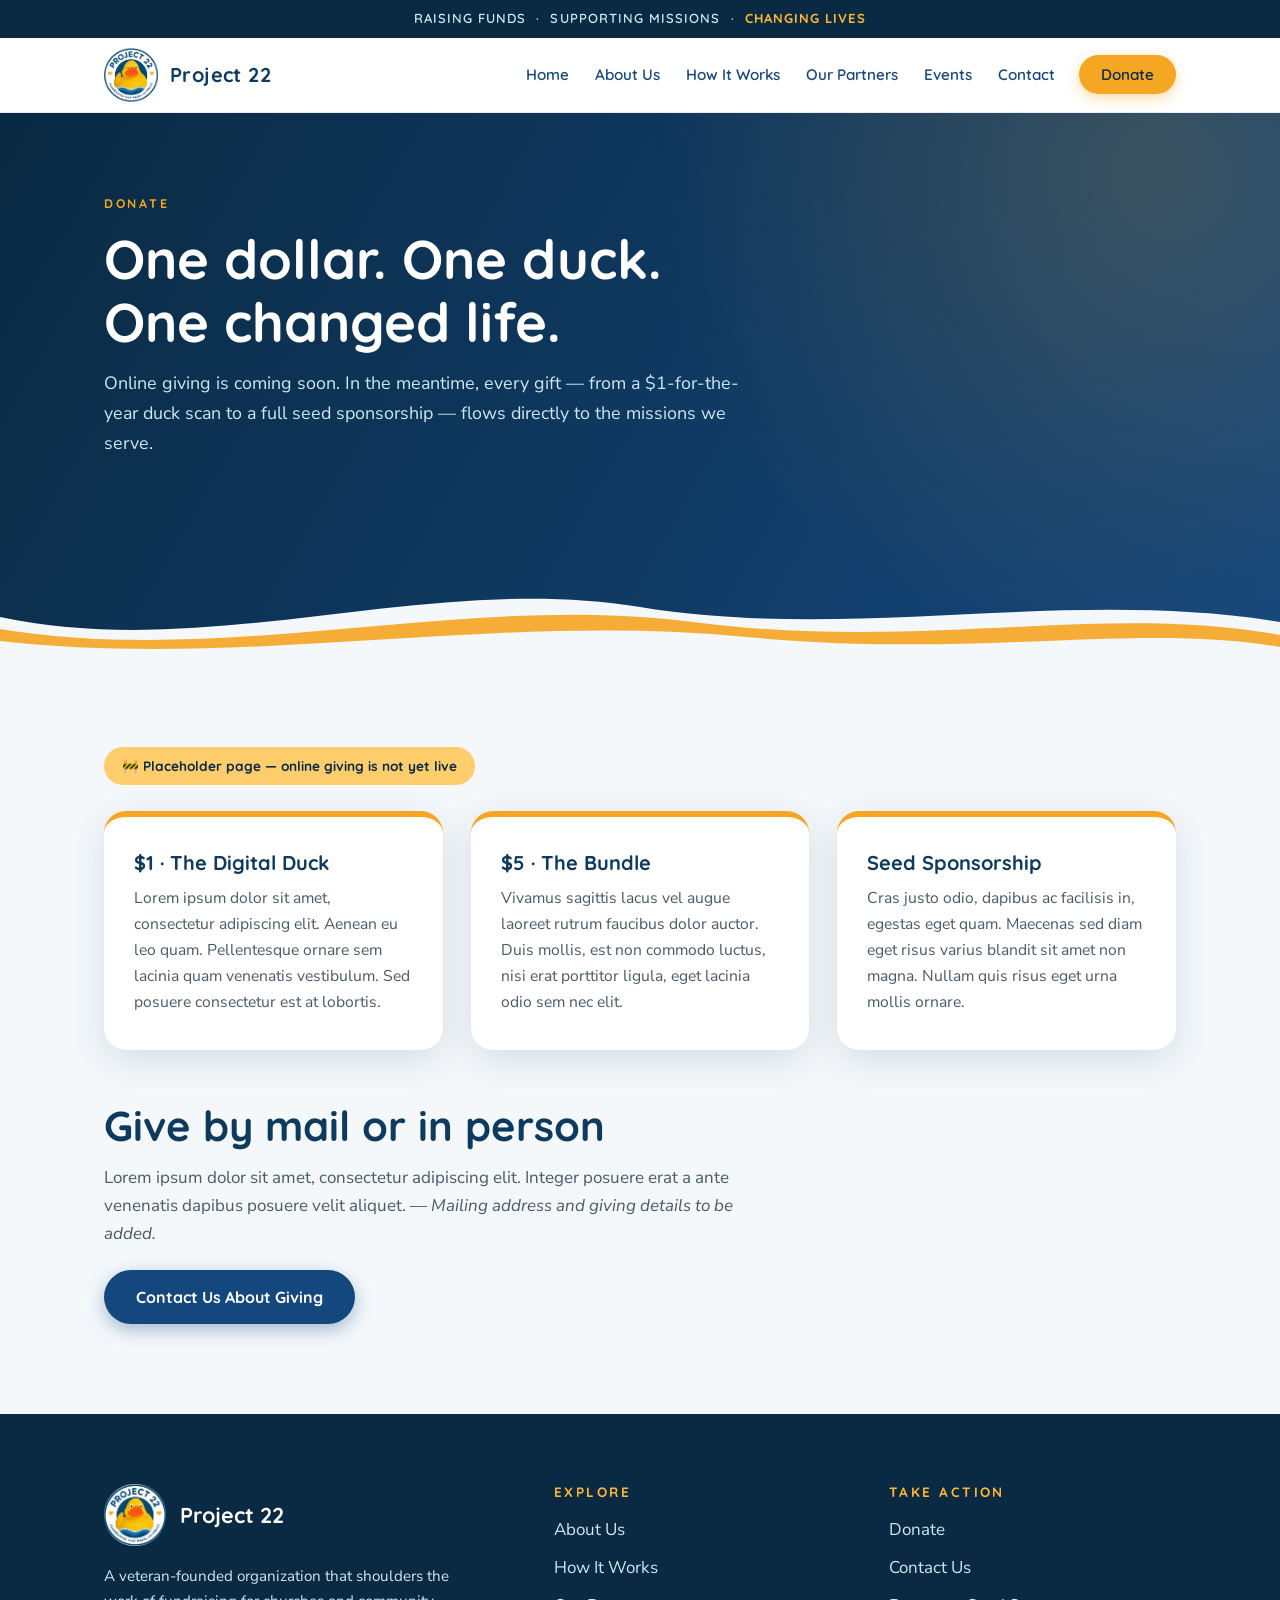
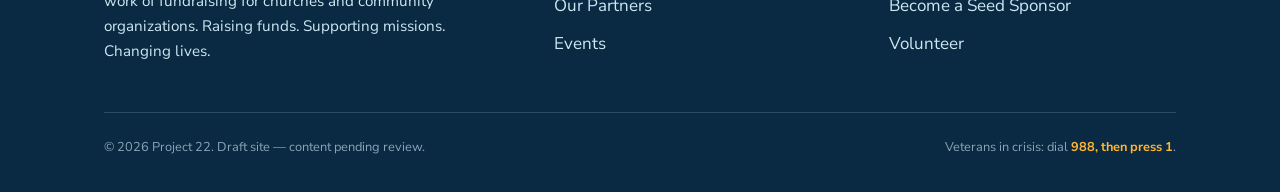
<file: donate.html>
<!DOCTYPE html>
<html lang="en">
<head>
<meta charset="UTF-8">
<meta name="viewport" content="width=device-width, initial-scale=1.0">
<title>Donate — Project 22</title>
<meta name="description" content="Support Project 22 and the missions we fund. Donation page under construction.">
<link rel="icon" type="image/png" href="assets/logo.png">
<link rel="preconnect" href="https://fonts.googleapis.com">
<link rel="preconnect" href="https://fonts.gstatic.com" crossorigin>
<link href="https://fonts.googleapis.com/css2?family=Quicksand:wght@500;600;700&family=Nunito+Sans:ital,wght@0,400;0,600;0,700;0,800;1,400&display=swap" rel="stylesheet">
<link rel="stylesheet" href="styles.css">
</head>
<body>

<div class="ribbon">RAISING FUNDS &nbsp;·&nbsp; SUPPORTING MISSIONS &nbsp;·&nbsp; <strong>CHANGING LIVES</strong></div>

<nav class="nav">
  <div class="nav__inner">
    <a class="nav__brand" href="index.html">
      <img src="assets/logo.png" alt="Project 22 logo — a yellow rubber duck badge">
      <span>Project 22</span>
    </a>
    <ul class="nav__links">
      <li><a href="index.html">Home</a></li>
      <li><a href="about.html">About Us</a></li>
      <li><a href="how-it-works.html">How It Works</a></li>
      <li><a href="partners.html">Our Partners</a></li>
      <li><a href="events.html">Events</a></li>
      <li><a href="contact.html">Contact</a></li>
      <li><a href="donate.html" class="nav__cta is-active">Donate</a></li>
    </ul>
  </div>
</nav>

<header class="page-hero">
  <div class="hero__inner hero__inner--short">
    <span class="kicker kicker--gold rise rise-1">Donate</span>
    <h1 class="rise rise-2">One dollar. One duck.<br>One changed life.</h1>
    <p class="lede rise rise-3">Online giving is coming soon. In the meantime, every gift — from a $1-for-the-year duck scan to a full seed sponsorship — flows directly to the missions we serve.</p>
  </div>
  <svg class="wave" viewBox="0 0 1440 90" preserveAspectRatio="none" aria-hidden="true">
    <path d="M0,50 C240,95 480,5 720,40 C960,75 1200,20 1440,55 L1440,90 L0,90 Z" fill="#F4F8FB"/>
    <path d="M0,62 C260,100 520,25 780,55 C1040,85 1240,35 1440,68 L1440,90 L0,90 Z" fill="#F5A623" opacity="0.9"/>
    <path d="M0,74 C280,102 560,45 840,70 C1100,92 1280,55 1440,80 L1440,90 L0,90 Z" fill="#F4F8FB"/>
  </svg>
</header>

<section class="section">
  <div class="wrap">
    <span class="stub-note">🚧 Placeholder page — online giving is not yet live</span>
    <div class="grid-3">
      <div class="card">
        <h3>$1 · The Digital Duck</h3>
        <p>Lorem ipsum dolor sit amet, consectetur adipiscing elit. Aenean eu leo quam. Pellentesque ornare sem lacinia quam venenatis vestibulum. Sed posuere consectetur est at lobortis.</p>
      </div>
      <div class="card">
        <h3>$5 · The Bundle</h3>
        <p>Vivamus sagittis lacus vel augue laoreet rutrum faucibus dolor auctor. Duis mollis, est non commodo luctus, nisi erat porttitor ligula, eget lacinia odio sem nec elit.</p>
      </div>
      <div class="card">
        <h3>Seed Sponsorship</h3>
        <p>Cras justo odio, dapibus ac facilisis in, egestas eget quam. Maecenas sed diam eget risus varius blandit sit amet non magna. Nullam quis risus eget urna mollis ornare.</p>
      </div>
    </div>
    <div style="margin-top:52px;max-width:640px;">
      <h2 style="margin-bottom:14px;">Give by mail or in person</h2>
      <p style="color:var(--ink-soft);margin-bottom:22px;">Lorem ipsum dolor sit amet, consectetur adipiscing elit. Integer posuere erat a ante venenatis dapibus posuere velit aliquet. — <em>Mailing address and giving details to be added.</em></p>
      <a class="btn btn--navy" href="contact.html">Contact Us About Giving</a>
    </div>
  </div>
</section>

<footer class="footer">
  <div class="wrap">
    <div class="footer__grid">
      <div>
        <div class="footer__brand">
          <img src="assets/logo.png" alt="Project 22 logo">
          <span>Project 22</span>
        </div>
        <p class="tagline">A veteran-founded organization that shoulders the work of fundraising for churches and community organizations. Raising funds. Supporting missions. Changing lives.</p>
      </div>
      <div>
        <h4>Explore</h4>
        <ul>
          <li><a href="about.html">About Us</a></li>
          <li><a href="how-it-works.html">How It Works</a></li>
          <li><a href="partners.html">Our Partners</a></li>
          <li><a href="events.html">Events</a></li>
        </ul>
      </div>
      <div>
        <h4>Take Action</h4>
        <ul>
          <li><a href="donate.html">Donate</a></li>
          <li><a href="contact.html">Contact Us</a></li>
          <li><a href="contact.html">Become a Seed Sponsor</a></li>
          <li><a href="contact.html">Volunteer</a></li>
        </ul>
      </div>
    </div>
    <div class="footer__bottom">
      <span>© 2026 Project 22. Draft site — content pending review.</span>
      <span>Veterans in crisis: dial <strong style="color:#FFB733;">988, then press 1</strong>.</span>
    </div>
  </div>
</footer>

</body>
</html>
</file>
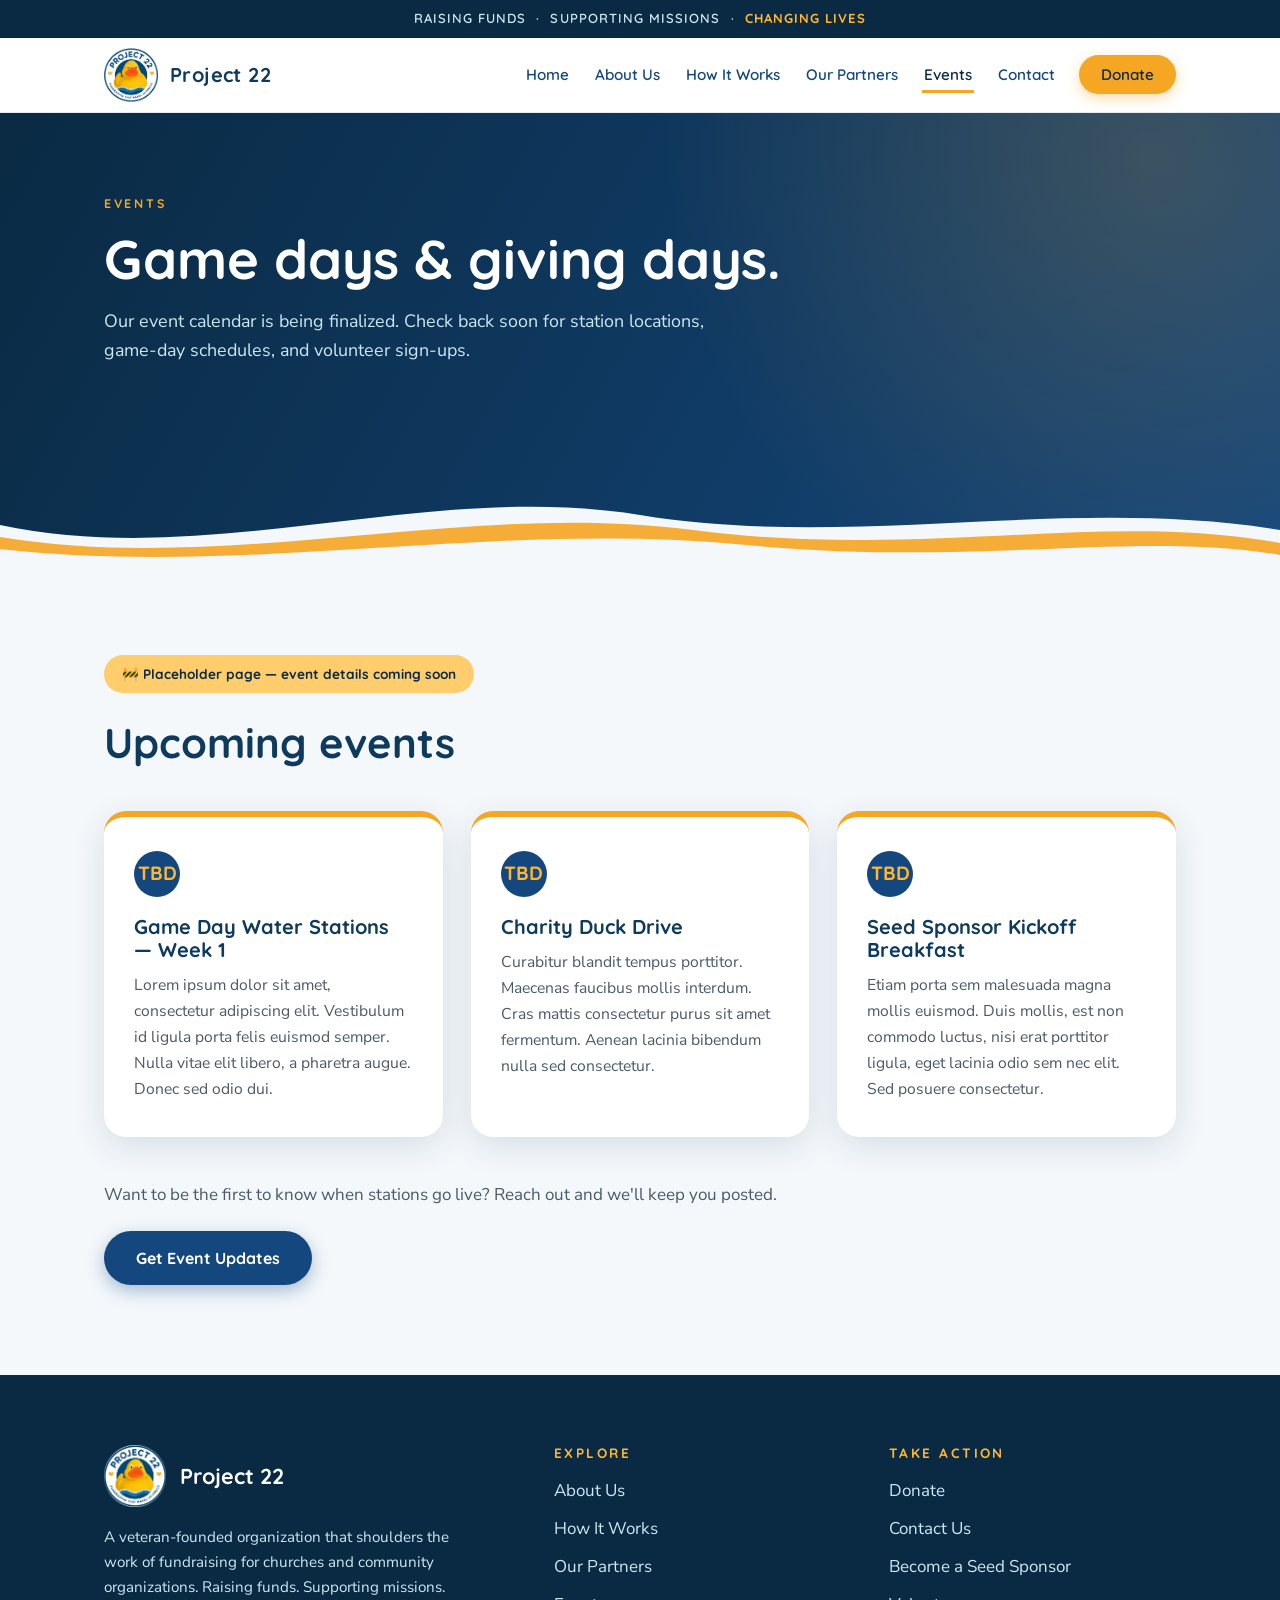
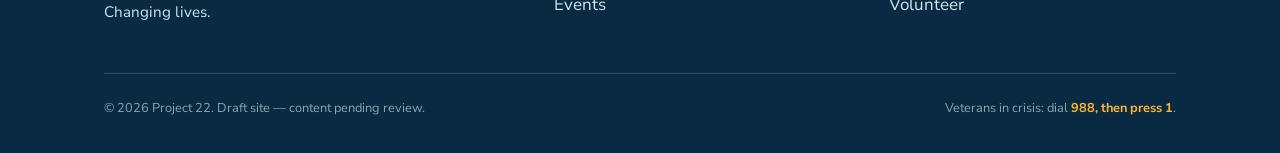
<file: events.html>
<!DOCTYPE html>
<html lang="en">
<head>
<meta charset="UTF-8">
<meta name="viewport" content="width=device-width, initial-scale=1.0">
<title>Events — Project 22</title>
<meta name="description" content="Upcoming Project 22 fundraising events. Page under construction.">
<link rel="icon" type="image/png" href="assets/logo.png">
<link rel="preconnect" href="https://fonts.googleapis.com">
<link rel="preconnect" href="https://fonts.gstatic.com" crossorigin>
<link href="https://fonts.googleapis.com/css2?family=Quicksand:wght@500;600;700&family=Nunito+Sans:ital,wght@0,400;0,600;0,700;0,800;1,400&display=swap" rel="stylesheet">
<link rel="stylesheet" href="styles.css">
</head>
<body>

<div class="ribbon">RAISING FUNDS &nbsp;·&nbsp; SUPPORTING MISSIONS &nbsp;·&nbsp; <strong>CHANGING LIVES</strong></div>

<nav class="nav">
  <div class="nav__inner">
    <a class="nav__brand" href="index.html">
      <img src="assets/logo.png" alt="Project 22 logo — a yellow rubber duck badge">
      <span>Project 22</span>
    </a>
    <ul class="nav__links">
      <li><a href="index.html">Home</a></li>
      <li><a href="about.html">About Us</a></li>
      <li><a href="how-it-works.html">How It Works</a></li>
      <li><a href="partners.html">Our Partners</a></li>
      <li><a href="events.html" class="is-active">Events</a></li>
      <li><a href="contact.html">Contact</a></li>
      <li><a href="donate.html" class="nav__cta">Donate</a></li>
    </ul>
  </div>
</nav>

<header class="page-hero">
  <div class="hero__inner hero__inner--short">
    <span class="kicker kicker--gold rise rise-1">Events</span>
    <h1 class="rise rise-2">Game days &amp; giving days.</h1>
    <p class="lede rise rise-3">Our event calendar is being finalized. Check back soon for station locations, game-day schedules, and volunteer sign-ups.</p>
  </div>
  <svg class="wave" viewBox="0 0 1440 90" preserveAspectRatio="none" aria-hidden="true">
    <path d="M0,50 C240,95 480,5 720,40 C960,75 1200,20 1440,55 L1440,90 L0,90 Z" fill="#F4F8FB"/>
    <path d="M0,62 C260,100 520,25 780,55 C1040,85 1240,35 1440,68 L1440,90 L0,90 Z" fill="#F5A623" opacity="0.9"/>
    <path d="M0,74 C280,102 560,45 840,70 C1100,92 1280,55 1440,80 L1440,90 L0,90 Z" fill="#F4F8FB"/>
  </svg>
</header>

<section class="section">
  <div class="wrap">
    <span class="stub-note">🚧 Placeholder page — event details coming soon</span>
    <h2 style="margin-bottom:44px;">Upcoming events</h2>
    <div class="grid-3">
      <div class="card">
        <span class="num">TBD</span>
        <h3>Game Day Water Stations — Week 1</h3>
        <p>Lorem ipsum dolor sit amet, consectetur adipiscing elit. Vestibulum id ligula porta felis euismod semper. Nulla vitae elit libero, a pharetra augue. Donec sed odio dui.</p>
      </div>
      <div class="card">
        <span class="num">TBD</span>
        <h3>Charity Duck Drive</h3>
        <p>Curabitur blandit tempus porttitor. Maecenas faucibus mollis interdum. Cras mattis consectetur purus sit amet fermentum. Aenean lacinia bibendum nulla sed consectetur.</p>
      </div>
      <div class="card">
        <span class="num">TBD</span>
        <h3>Seed Sponsor Kickoff Breakfast</h3>
        <p>Etiam porta sem malesuada magna mollis euismod. Duis mollis, est non commodo luctus, nisi erat porttitor ligula, eget lacinia odio sem nec elit. Sed posuere consectetur.</p>
      </div>
    </div>
    <div style="margin-top:44px;">
      <p style="color:var(--ink-soft);margin-bottom:22px;">Want to be the first to know when stations go live? Reach out and we'll keep you posted.</p>
      <a class="btn btn--navy" href="contact.html">Get Event Updates</a>
    </div>
  </div>
</section>

<footer class="footer">
  <div class="wrap">
    <div class="footer__grid">
      <div>
        <div class="footer__brand">
          <img src="assets/logo.png" alt="Project 22 logo">
          <span>Project 22</span>
        </div>
        <p class="tagline">A veteran-founded organization that shoulders the work of fundraising for churches and community organizations. Raising funds. Supporting missions. Changing lives.</p>
      </div>
      <div>
        <h4>Explore</h4>
        <ul>
          <li><a href="about.html">About Us</a></li>
          <li><a href="how-it-works.html">How It Works</a></li>
          <li><a href="partners.html">Our Partners</a></li>
          <li><a href="events.html">Events</a></li>
        </ul>
      </div>
      <div>
        <h4>Take Action</h4>
        <ul>
          <li><a href="donate.html">Donate</a></li>
          <li><a href="contact.html">Contact Us</a></li>
          <li><a href="contact.html">Become a Seed Sponsor</a></li>
          <li><a href="contact.html">Volunteer</a></li>
        </ul>
      </div>
    </div>
    <div class="footer__bottom">
      <span>© 2026 Project 22. Draft site — content pending review.</span>
      <span>Veterans in crisis: dial <strong style="color:#FFB733;">988, then press 1</strong>.</span>
    </div>
  </div>
</footer>

</body>
</html>
</file>
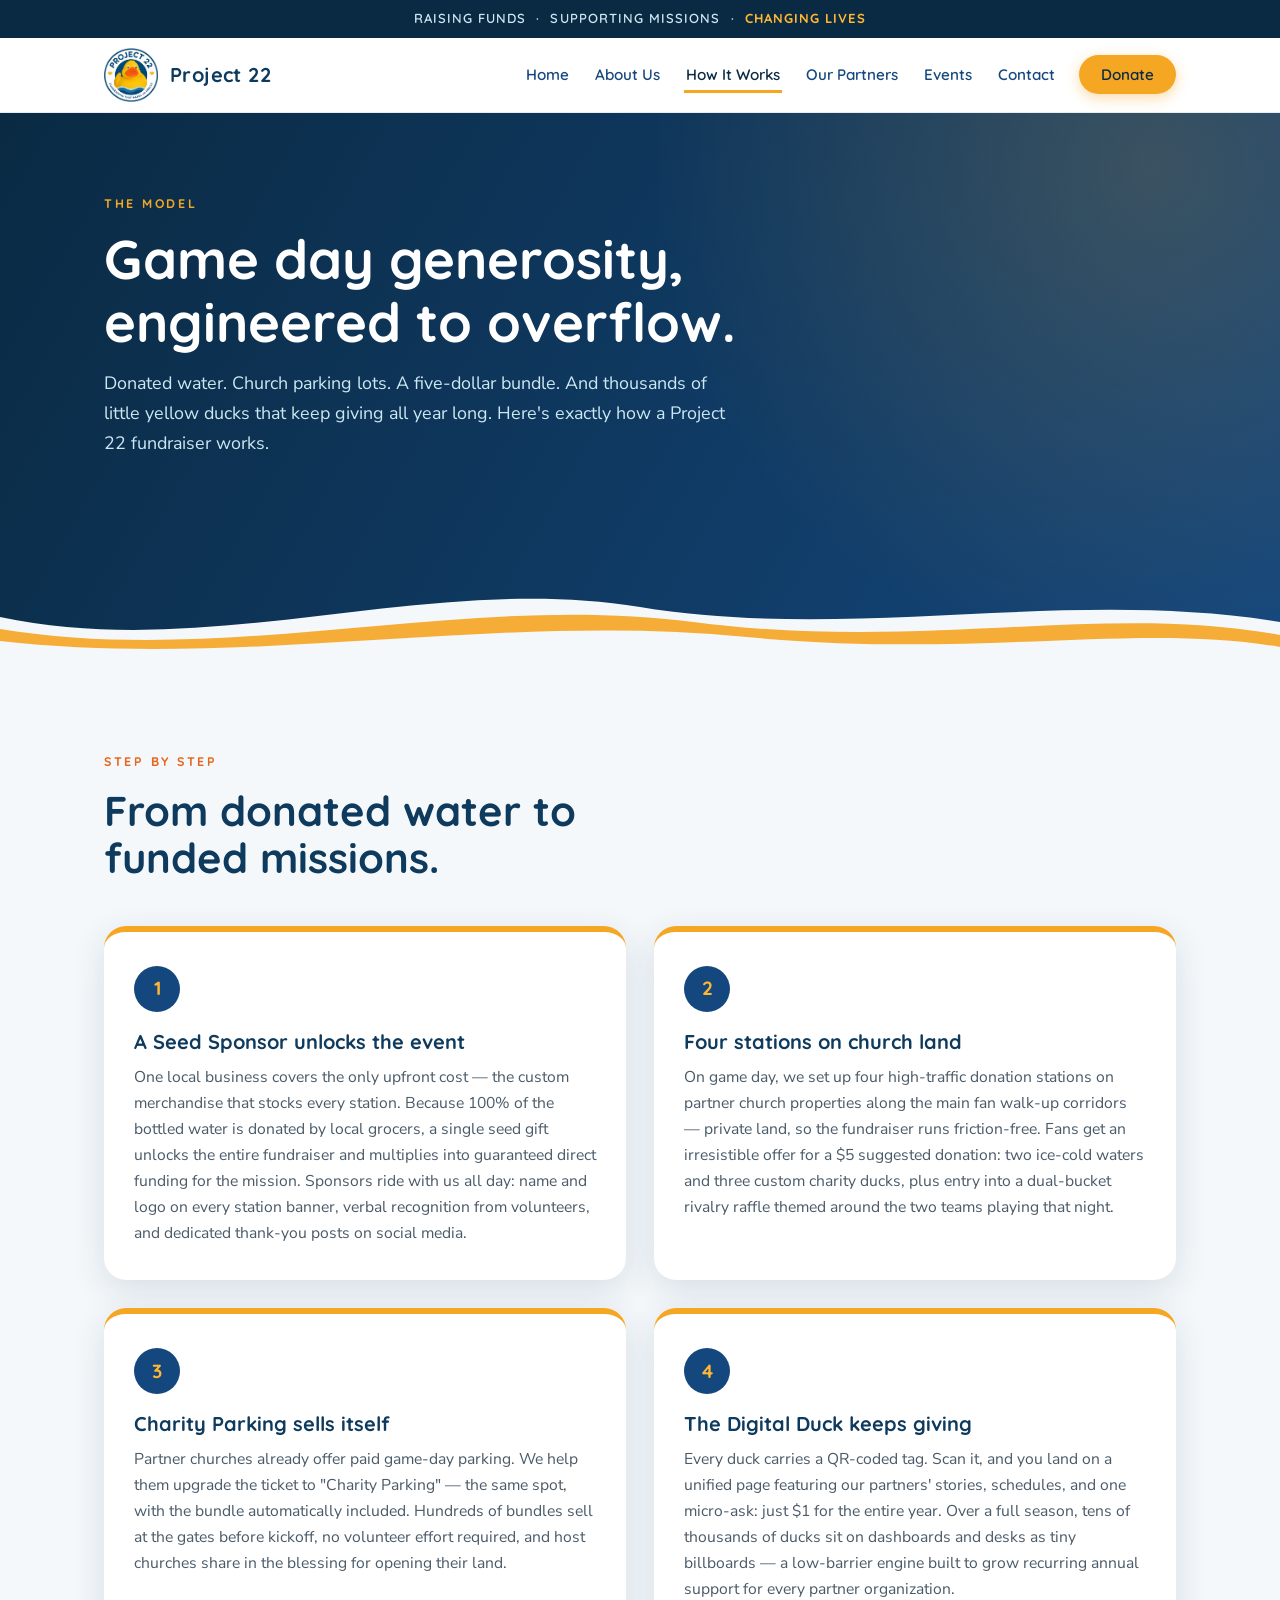
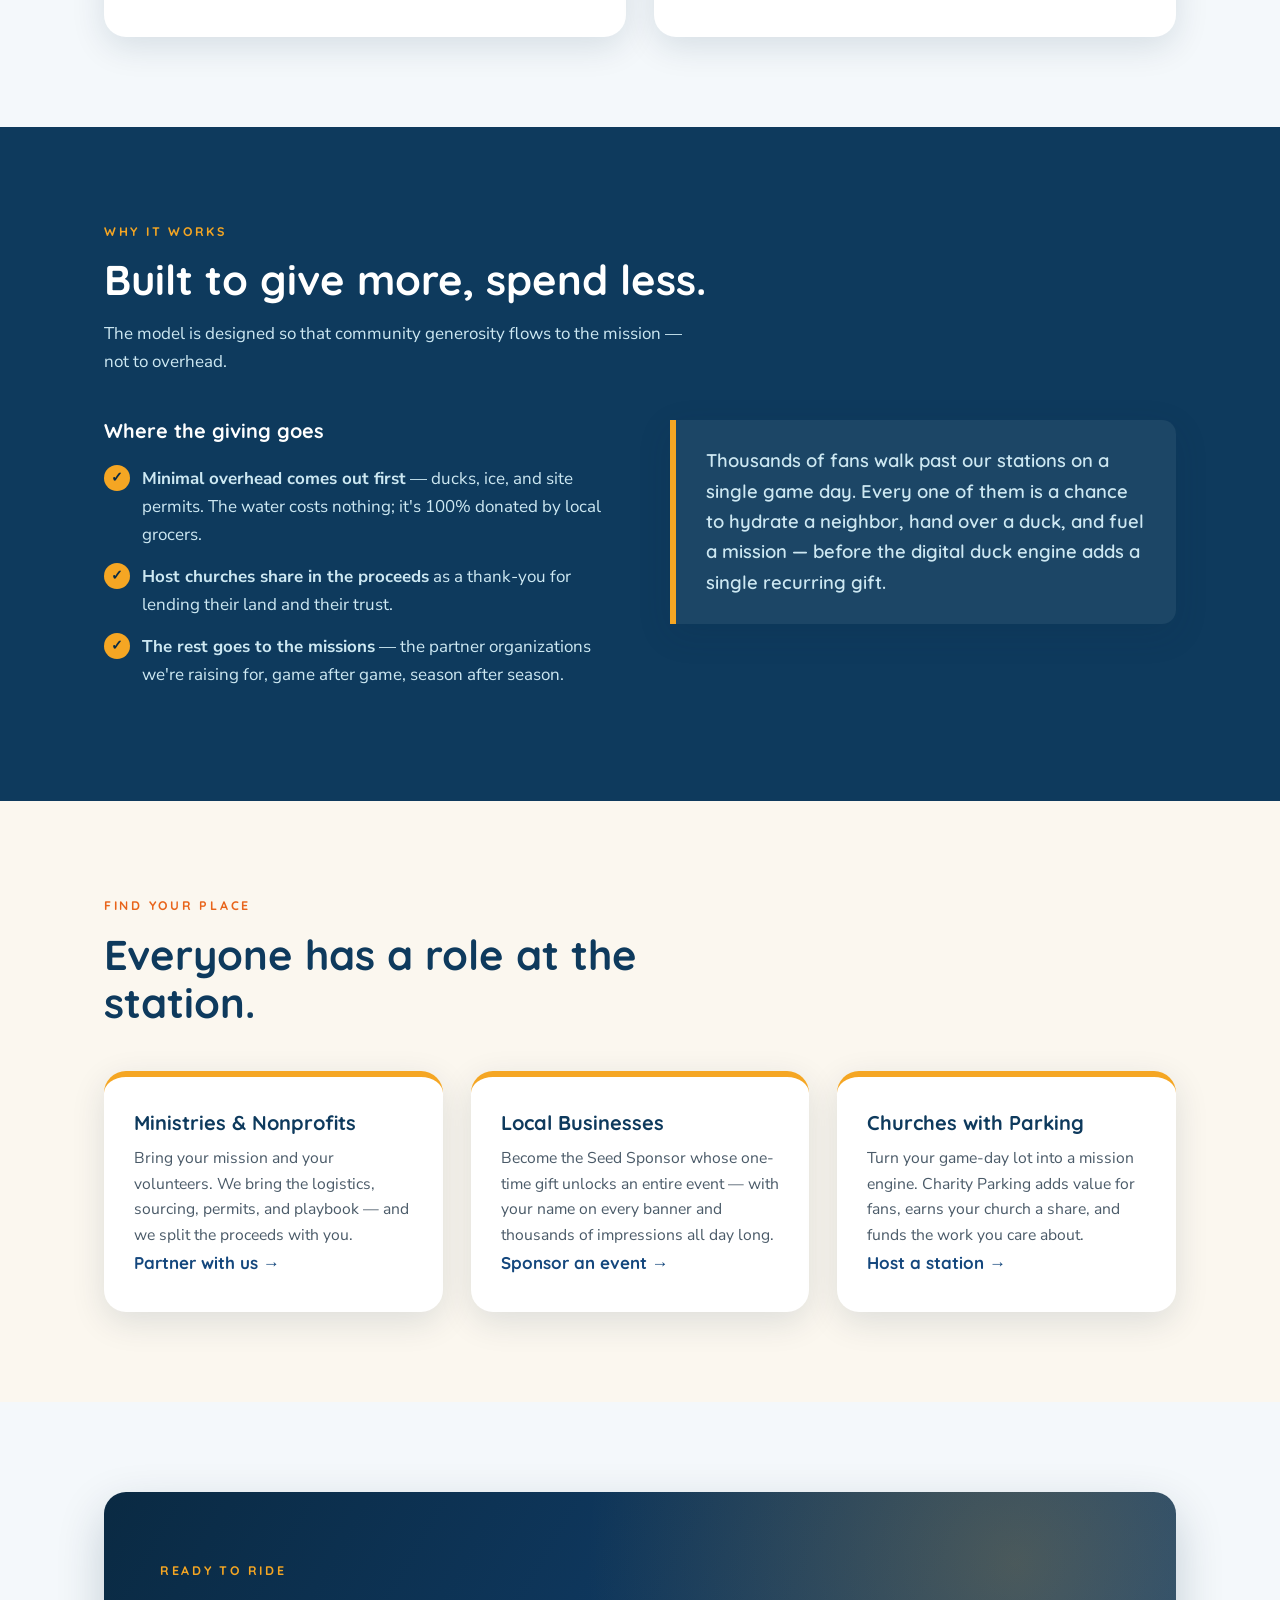
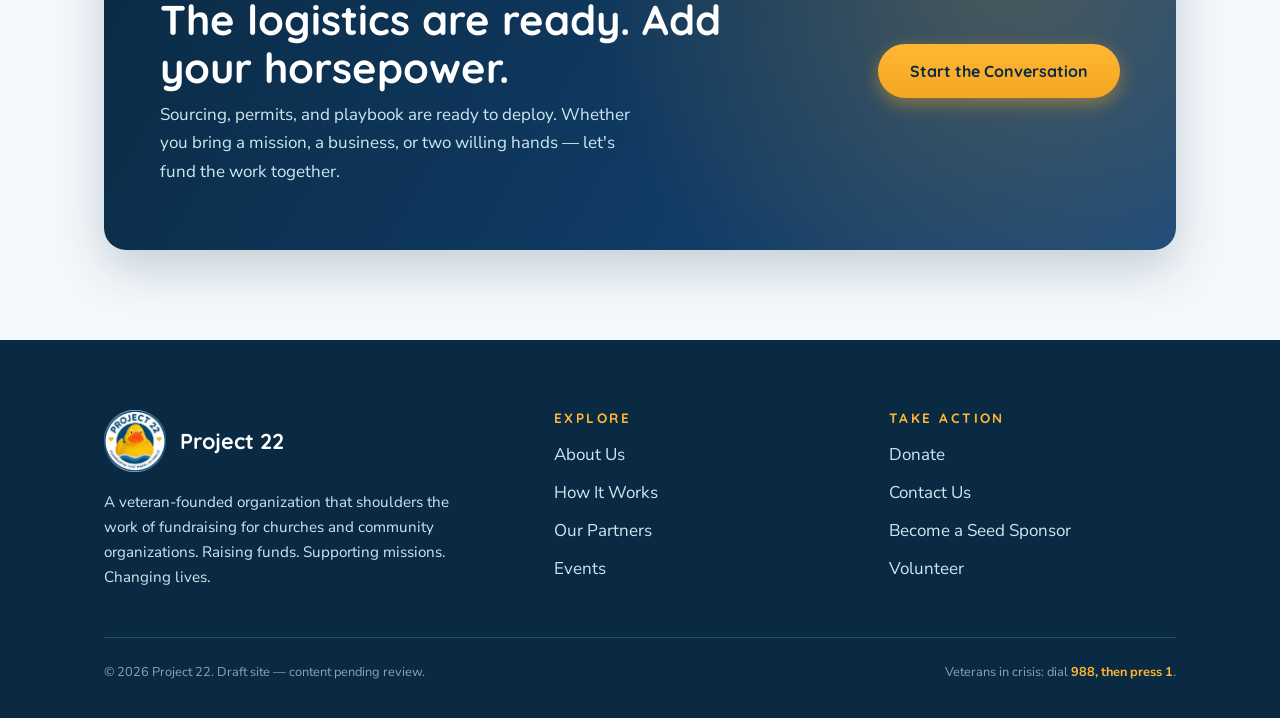
<file: how-it-works.html>
<!DOCTYPE html>
<html lang="en">
<head>
<meta charset="UTF-8">
<meta name="viewport" content="width=device-width, initial-scale=1.0">
<title>How It Works — Project 22</title>
<meta name="description" content="The Project 22 fundraising model: game-day water stations, charity parking, seed sponsors, and the digital duck engine.">
<link rel="icon" type="image/png" href="assets/logo.png">
<link rel="preconnect" href="https://fonts.googleapis.com">
<link rel="preconnect" href="https://fonts.gstatic.com" crossorigin>
<link href="https://fonts.googleapis.com/css2?family=Quicksand:wght@500;600;700&family=Nunito+Sans:ital,wght@0,400;0,600;0,700;0,800;1,400&display=swap" rel="stylesheet">
<link rel="stylesheet" href="styles.css">
</head>
<body>

<div class="ribbon">RAISING FUNDS &nbsp;·&nbsp; SUPPORTING MISSIONS &nbsp;·&nbsp; <strong>CHANGING LIVES</strong></div>

<nav class="nav">
  <div class="nav__inner">
    <a class="nav__brand" href="index.html">
      <img src="assets/logo.png" alt="Project 22 logo — a yellow rubber duck badge">
      <span>Project 22</span>
    </a>
    <ul class="nav__links">
      <li><a href="index.html">Home</a></li>
      <li><a href="about.html">About Us</a></li>
      <li><a href="how-it-works.html" class="is-active">How It Works</a></li>
      <li><a href="partners.html">Our Partners</a></li>
      <li><a href="events.html">Events</a></li>
      <li><a href="contact.html">Contact</a></li>
      <li><a href="donate.html" class="nav__cta">Donate</a></li>
    </ul>
  </div>
</nav>

<header class="page-hero">
  <div class="hero__inner hero__inner--short">
    <span class="kicker kicker--gold rise rise-1">The Model</span>
    <h1 class="rise rise-2">Game day generosity,<br>engineered to overflow.</h1>
    <p class="lede rise rise-3">Donated water. Church parking lots. A five-dollar bundle. And thousands of little yellow ducks that keep giving all year long. Here's exactly how a Project 22 fundraiser works.</p>
  </div>
  <svg class="wave" viewBox="0 0 1440 90" preserveAspectRatio="none" aria-hidden="true">
    <path d="M0,50 C240,95 480,5 720,40 C960,75 1200,20 1440,55 L1440,90 L0,90 Z" fill="#F4F8FB"/>
    <path d="M0,62 C260,100 520,25 780,55 C1040,85 1240,35 1440,68 L1440,90 L0,90 Z" fill="#F5A623" opacity="0.9"/>
    <path d="M0,74 C280,102 560,45 840,70 C1100,92 1280,55 1440,80 L1440,90 L0,90 Z" fill="#F4F8FB"/>
  </svg>
</header>

<!-- ============ STEP 1-4 ============ -->
<section class="section">
  <div class="wrap">
    <span class="kicker">Step By Step</span>
    <h2 style="margin-bottom:44px;">From donated water to funded missions.</h2>
    <div class="grid-3" style="grid-template-columns:repeat(2,1fr);gap:28px;" >
      <div class="card">
        <span class="num">1</span>
        <h3>A Seed Sponsor unlocks the event</h3>
        <p>One local business covers the only upfront cost — the custom merchandise that stocks every station. Because 100% of the bottled water is donated by local grocers, a single seed gift unlocks the entire fundraiser and multiplies into guaranteed direct funding for the mission. Sponsors ride with us all day: name and logo on every station banner, verbal recognition from volunteers, and dedicated thank-you posts on social media.</p>
      </div>
      <div class="card">
        <span class="num">2</span>
        <h3>Four stations on church land</h3>
        <p>On game day, we set up four high-traffic donation stations on partner church properties along the main fan walk-up corridors — private land, so the fundraiser runs friction-free. Fans get an irresistible offer for a $5 suggested donation: two ice-cold waters and three custom charity ducks, plus entry into a dual-bucket rivalry raffle themed around the two teams playing that night.</p>
      </div>
      <div class="card">
        <span class="num">3</span>
        <h3>Charity Parking sells itself</h3>
        <p>Partner churches already offer paid game-day parking. We help them upgrade the ticket to "Charity Parking" — the same spot, with the bundle automatically included. Hundreds of bundles sell at the gates before kickoff, no volunteer effort required, and host churches share in the blessing for opening their land.</p>
      </div>
      <div class="card">
        <span class="num">4</span>
        <h3>The Digital Duck keeps giving</h3>
        <p>Every duck carries a QR-coded tag. Scan it, and you land on a unified page featuring our partners' stories, schedules, and one micro-ask: just $1 for the entire year. Over a full season, tens of thousands of ducks sit on dashboards and desks as tiny billboards — a low-barrier engine built to grow recurring annual support for every partner organization.</p>
      </div>
    </div>
  </div>
</section>

<!-- ============ WHY IT WORKS ============ -->
<section class="section section--navy">
  <div class="wrap">
    <span class="kicker kicker--gold">Why It Works</span>
    <h2 style="margin-bottom:16px;">Built to give more, spend less.</h2>
    <p style="max-width:60ch;margin-bottom:44px;">The model is designed so that community generosity flows to the mission — not to overhead.</p>
    <div class="grid-2" style="align-items:start;">
      <div>
        <h3 style="margin-bottom:14px;">Where the giving goes</h3>
        <ul class="checklist">
          <li><strong>Minimal overhead comes out first</strong> — ducks, ice, and site permits. The water costs nothing; it's 100% donated by local grocers.</li>
          <li><strong>Host churches share in the proceeds</strong> as a thank-you for lending their land and their trust.</li>
          <li><strong>The rest goes to the missions</strong> — the partner organizations we're raising for, game after game, season after season.</li>
        </ul>
      </div>
      <div>
        <div class="pull" style="background:rgba(251,247,239,0.06);color:#CDE8F2;border-radius:0 14px 14px 0;">Thousands of fans walk past our stations on a single game day. Every one of them is a chance to hydrate a neighbor, hand over a duck, and fuel a mission — before the digital duck engine adds a single recurring gift.</div>
      </div>
    </div>
  </div>
</section>

<!-- ============ ROLES ============ -->
<section class="section section--cream">
  <div class="wrap">
    <span class="kicker">Find Your Place</span>
    <h2 style="margin-bottom:44px;">Everyone has a role at the station.</h2>
    <div class="grid-3">
      <div class="card">
        <h3>Ministries &amp; Nonprofits</h3>
        <p>Bring your mission and your volunteers. We bring the logistics, sourcing, permits, and playbook — and we split the proceeds with you.</p>
        <a class="more" href="contact.html" style="font-family:'Quicksand',sans-serif;font-weight:700;color:var(--navy-700);text-decoration:none;">Partner with us →</a>
      </div>
      <div class="card">
        <h3>Local Businesses</h3>
        <p>Become the Seed Sponsor whose one-time gift unlocks an entire event — with your name on every banner and thousands of impressions all day long.</p>
        <a class="more" href="contact.html" style="font-family:'Quicksand',sans-serif;font-weight:700;color:var(--navy-700);text-decoration:none;">Sponsor an event →</a>
      </div>
      <div class="card">
        <h3>Churches with Parking</h3>
        <p>Turn your game-day lot into a mission engine. Charity Parking adds value for fans, earns your church a share, and funds the work you care about.</p>
        <a class="more" href="contact.html" style="font-family:'Quicksand',sans-serif;font-weight:700;color:var(--navy-700);text-decoration:none;">Host a station →</a>
      </div>
    </div>
  </div>
</section>

<!-- ============ CTA ============ -->
<section class="section">
  <div class="wrap">
    <div class="cta">
      <div>
        <span class="kicker kicker--gold">Ready To Ride</span>
        <h2>The logistics are ready. Add your horsepower.</h2>
        <p>Sourcing, permits, and playbook are ready to deploy. Whether you bring a mission, a business, or two willing hands — let's fund the work together.</p>
      </div>
      <div style="display:flex;flex-direction:column;gap:14px;">
        <a class="btn btn--gold" href="contact.html">Start the Conversation</a>
      </div>
    </div>
  </div>
</section>

<!-- ============ FOOTER ============ -->
<footer class="footer">
  <div class="wrap">
    <div class="footer__grid">
      <div>
        <div class="footer__brand">
          <img src="assets/logo.png" alt="Project 22 logo">
          <span>Project 22</span>
        </div>
        <p class="tagline">A veteran-founded organization that shoulders the work of fundraising for churches and community organizations. Raising funds. Supporting missions. Changing lives.</p>
      </div>
      <div>
        <h4>Explore</h4>
        <ul>
          <li><a href="about.html">About Us</a></li>
          <li><a href="how-it-works.html">How It Works</a></li>
          <li><a href="partners.html">Our Partners</a></li>
          <li><a href="events.html">Events</a></li>
        </ul>
      </div>
      <div>
        <h4>Take Action</h4>
        <ul>
          <li><a href="donate.html">Donate</a></li>
          <li><a href="contact.html">Contact Us</a></li>
          <li><a href="contact.html">Become a Seed Sponsor</a></li>
          <li><a href="contact.html">Volunteer</a></li>
        </ul>
      </div>
    </div>
    <div class="footer__bottom">
      <span>© 2026 Project 22. Draft site — content pending review.</span>
      <span>Veterans in crisis: dial <strong style="color:#FFB733;">988, then press 1</strong>.</span>
    </div>
  </div>
</footer>

</body>
</html>
</file>
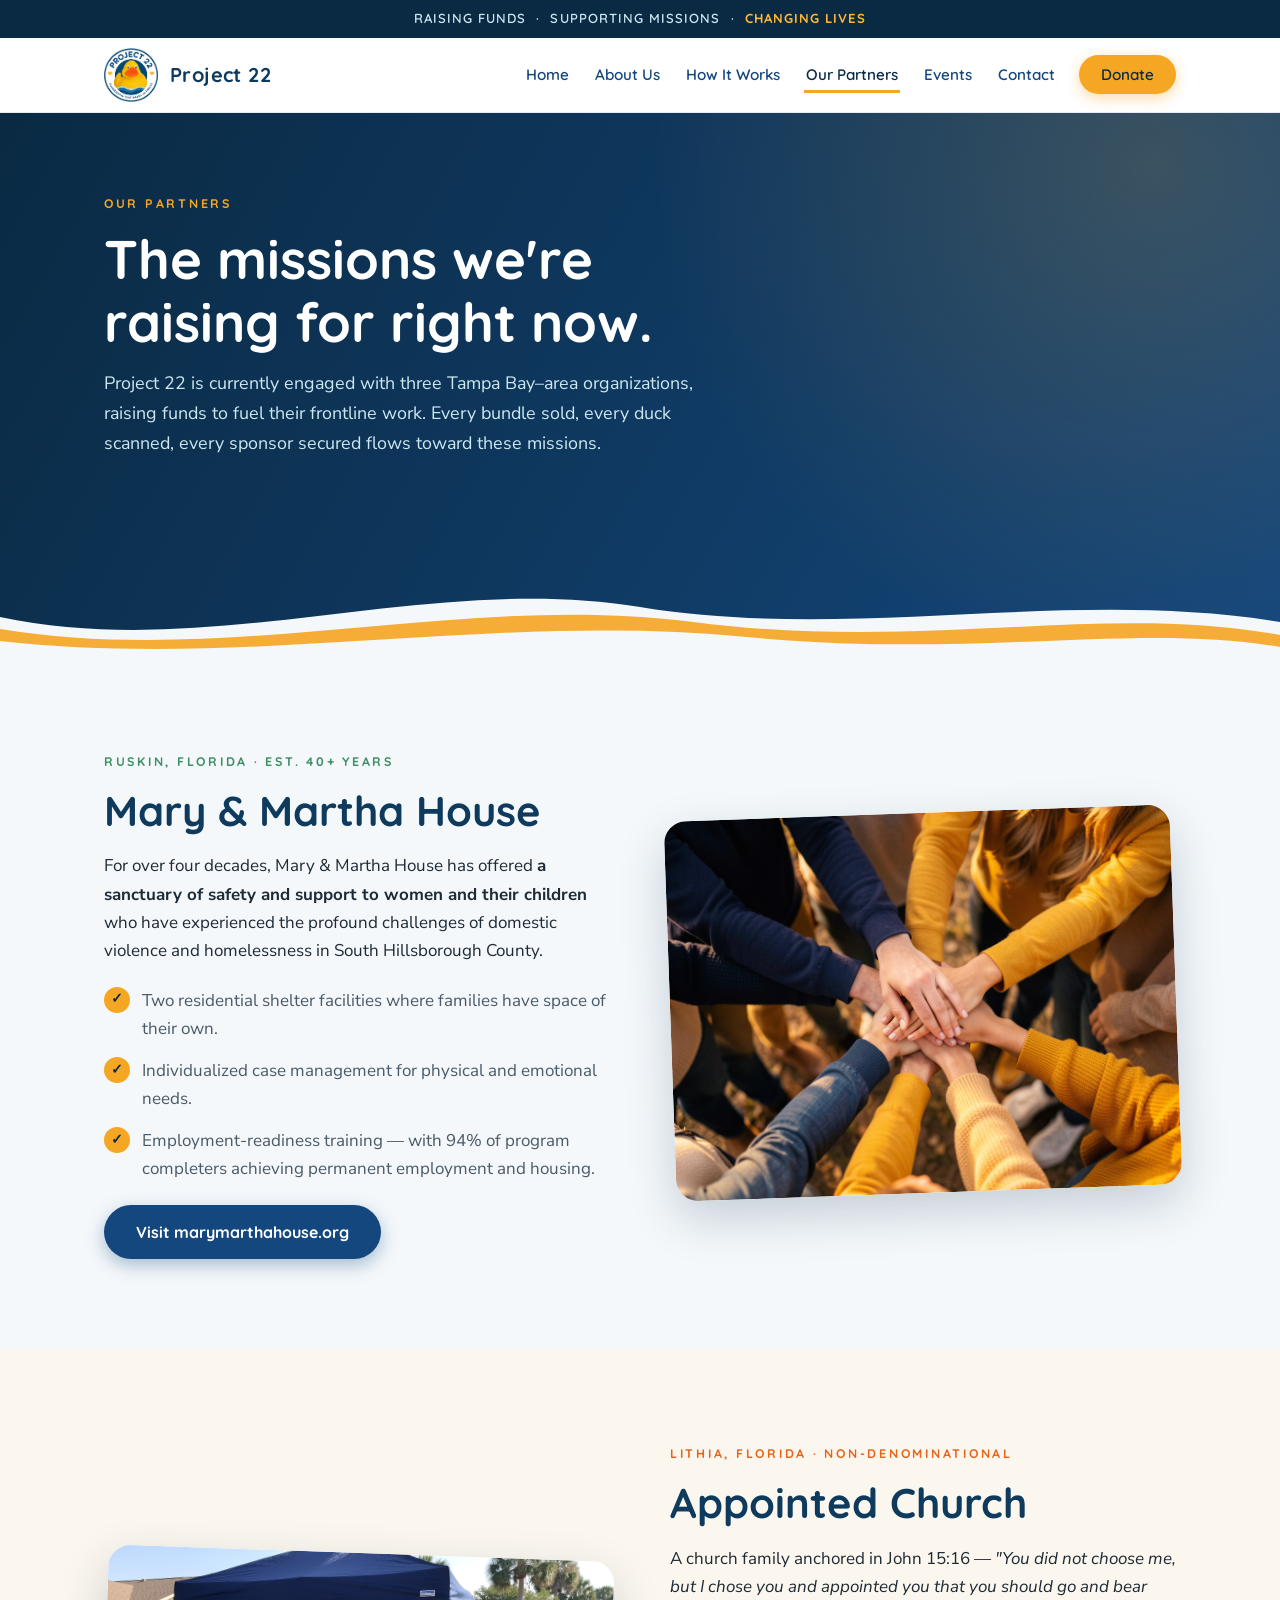
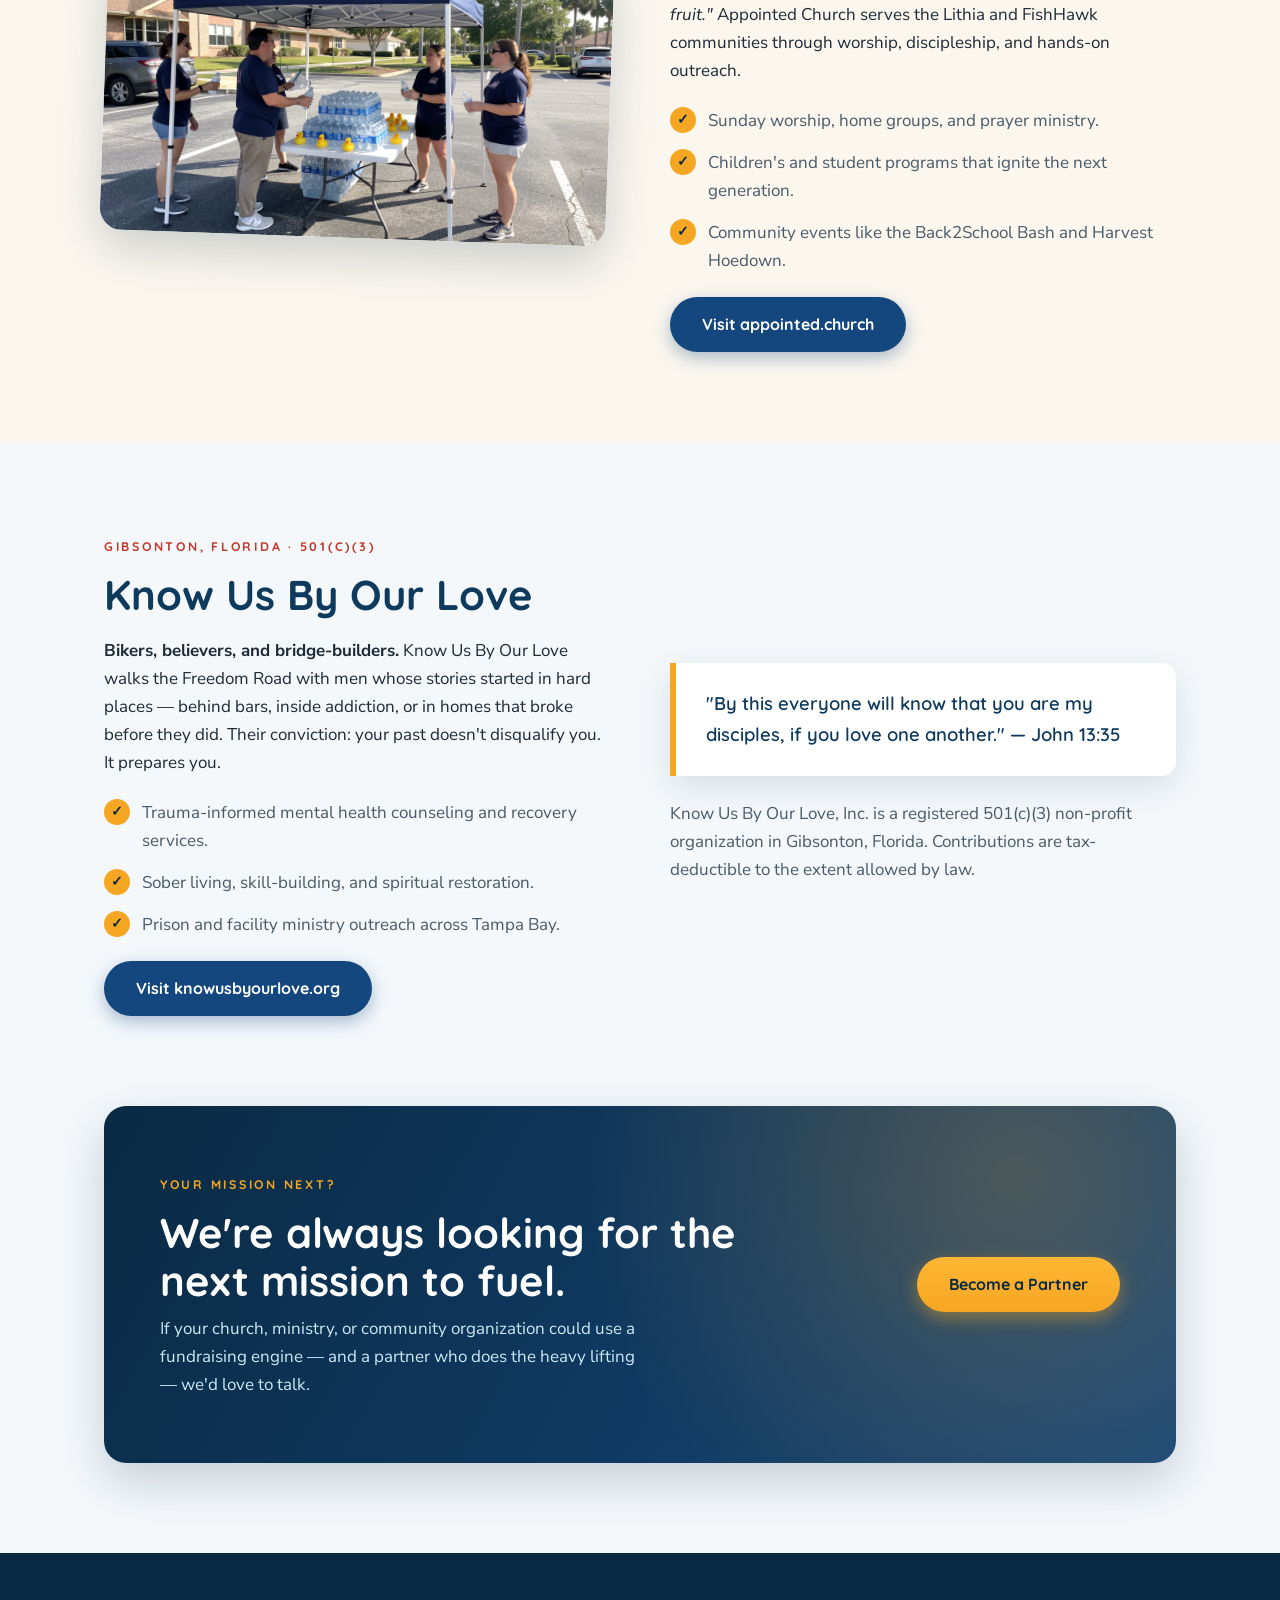
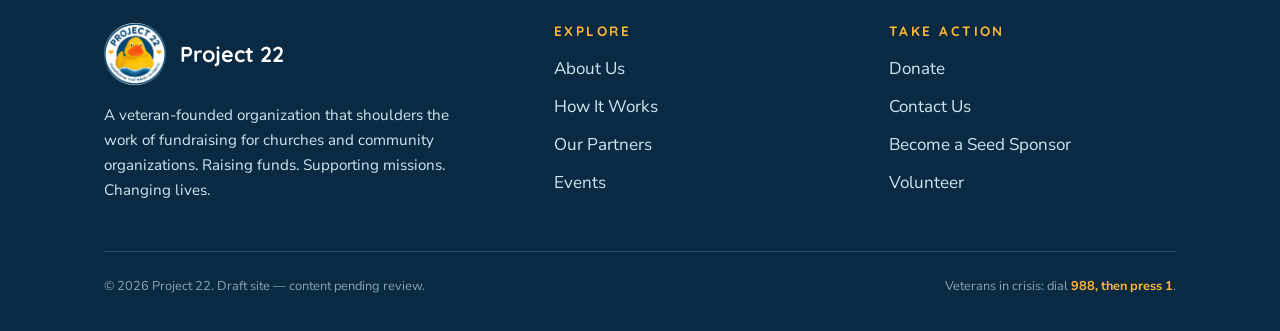
<file: partners.html>
<!DOCTYPE html>
<html lang="en">
<head>
<meta charset="UTF-8">
<meta name="viewport" content="width=device-width, initial-scale=1.0">
<title>Our Partners — Project 22</title>
<meta name="description" content="Project 22 is currently raising funds for Mary & Martha House, Appointed Church, and Know Us By Our Love.">
<link rel="icon" type="image/png" href="assets/logo.png">
<link rel="preconnect" href="https://fonts.googleapis.com">
<link rel="preconnect" href="https://fonts.gstatic.com" crossorigin>
<link href="https://fonts.googleapis.com/css2?family=Quicksand:wght@500;600;700&family=Nunito+Sans:ital,wght@0,400;0,600;0,700;0,800;1,400&display=swap" rel="stylesheet">
<link rel="stylesheet" href="styles.css">
</head>
<body>

<div class="ribbon">RAISING FUNDS &nbsp;·&nbsp; SUPPORTING MISSIONS &nbsp;·&nbsp; <strong>CHANGING LIVES</strong></div>

<nav class="nav">
  <div class="nav__inner">
    <a class="nav__brand" href="index.html">
      <img src="assets/logo.png" alt="Project 22 logo — a yellow rubber duck badge">
      <span>Project 22</span>
    </a>
    <ul class="nav__links">
      <li><a href="index.html">Home</a></li>
      <li><a href="about.html">About Us</a></li>
      <li><a href="how-it-works.html">How It Works</a></li>
      <li><a href="partners.html" class="is-active">Our Partners</a></li>
      <li><a href="events.html">Events</a></li>
      <li><a href="contact.html">Contact</a></li>
      <li><a href="donate.html" class="nav__cta">Donate</a></li>
    </ul>
  </div>
</nav>

<header class="page-hero">
  <div class="hero__inner hero__inner--short">
    <span class="kicker kicker--gold rise rise-1">Our Partners</span>
    <h1 class="rise rise-2">The missions we're<br>raising for right now.</h1>
    <p class="lede rise rise-3">Project 22 is currently engaged with three Tampa Bay–area organizations, raising funds to fuel their frontline work. Every bundle sold, every duck scanned, every sponsor secured flows toward these missions.</p>
  </div>
  <svg class="wave" viewBox="0 0 1440 90" preserveAspectRatio="none" aria-hidden="true">
    <path d="M0,50 C240,95 480,5 720,40 C960,75 1200,20 1440,55 L1440,90 L0,90 Z" fill="#F4F8FB"/>
    <path d="M0,62 C260,100 520,25 780,55 C1040,85 1240,35 1440,68 L1440,90 L0,90 Z" fill="#F5A623" opacity="0.9"/>
    <path d="M0,74 C280,102 560,45 840,70 C1100,92 1280,55 1440,80 L1440,90 L0,90 Z" fill="#F4F8FB"/>
  </svg>
</header>

<!-- ============ MARY & MARTHA HOUSE ============ -->
<section class="section">
  <div class="wrap grid-2">
    <div>
      <span class="kicker" style="color:#3E8E63;">Ruskin, Florida · Est. 40+ years</span>
      <h2>Mary &amp; Martha House</h2>
      <p style="margin-bottom:16px;">For over four decades, Mary &amp; Martha House has offered <strong>a sanctuary of safety and support to women and their children</strong> who have experienced the profound challenges of domestic violence and homelessness in South Hillsborough County.</p>
      <ul class="checklist">
        <li>Two residential shelter facilities where families have space of their own.</li>
        <li>Individualized case management for physical and emotional needs.</li>
        <li>Employment-readiness training — with 94% of program completers achieving permanent employment and housing.</li>
      </ul>
      <a class="btn btn--navy" href="https://marymarthahouse.org" target="_blank" rel="noopener">Visit marymarthahouse.org</a>
    </div>
    <div class="img-frame img-frame--tilt">
      <img src="assets/community-hands.jpg" alt="Hands joined together, representing shelter and support for families">
    </div>
  </div>
</section>

<!-- ============ APPOINTED CHURCH ============ -->
<section class="section section--cream">
  <div class="wrap grid-2">
    <div class="img-frame img-frame--tilt2" style="order:1;">
      <img src="assets/water-station.jpg" alt="A community event in a church parking lot">
    </div>
    <div style="order:2;">
      <span class="kicker">Lithia, Florida · Non-denominational</span>
      <h2>Appointed Church</h2>
      <p style="margin-bottom:16px;">A church family anchored in John 15:16 — <em>"You did not choose me, but I chose you and appointed you that you should go and bear fruit."</em> Appointed Church serves the Lithia and FishHawk communities through worship, discipleship, and hands-on outreach.</p>
      <ul class="checklist">
        <li>Sunday worship, home groups, and prayer ministry.</li>
        <li>Children's and student programs that ignite the next generation.</li>
        <li>Community events like the Back2School Bash and Harvest Hoedown.</li>
      </ul>
      <a class="btn btn--navy" href="https://appointed.church" target="_blank" rel="noopener">Visit appointed.church</a>
    </div>
  </div>
</section>

<!-- ============ KNOW US BY OUR LOVE ============ -->
<section class="section">
  <div class="wrap grid-2">
    <div>
      <span class="kicker" style="color:#C0392B;">Gibsonton, Florida · 501(c)(3)</span>
      <h2>Know Us By Our Love</h2>
      <p style="margin-bottom:16px;"><strong>Bikers, believers, and bridge-builders.</strong> Know Us By Our Love walks the Freedom Road with men whose stories started in hard places — behind bars, inside addiction, or in homes that broke before they did. Their conviction: your past doesn't disqualify you. It prepares you.</p>
      <ul class="checklist">
        <li>Trauma-informed mental health counseling and recovery services.</li>
        <li>Sober living, skill-building, and spiritual restoration.</li>
        <li>Prison and facility ministry outreach across Tampa Bay.</li>
      </ul>
      <a class="btn btn--navy" href="https://www.knowusbyourlove.org" target="_blank" rel="noopener">Visit knowusbyourlove.org</a>
    </div>
    <div>
      <div class="pull" style="margin-bottom:24px;">"By this everyone will know that you are my disciples, if you love one another." — John 13:35</div>
      <p style="color:var(--ink-soft);">Know Us By Our Love, Inc. is a registered 501(c)(3) non-profit organization in Gibsonton, Florida. Contributions are tax-deductible to the extent allowed by law.</p>
    </div>
  </div>
</section>

<!-- ============ CTA ============ -->
<section class="section" style="padding-top:0;">
  <div class="wrap">
    <div class="cta">
      <div>
        <span class="kicker kicker--gold">Your Mission Next?</span>
        <h2>We're always looking for the next mission to fuel.</h2>
        <p>If your church, ministry, or community organization could use a fundraising engine — and a partner who does the heavy lifting — we'd love to talk.</p>
      </div>
      <div style="display:flex;flex-direction:column;gap:14px;">
        <a class="btn btn--gold" href="contact.html">Become a Partner</a>
      </div>
    </div>
  </div>
</section>

<!-- ============ FOOTER ============ -->
<footer class="footer">
  <div class="wrap">
    <div class="footer__grid">
      <div>
        <div class="footer__brand">
          <img src="assets/logo.png" alt="Project 22 logo">
          <span>Project 22</span>
        </div>
        <p class="tagline">A veteran-founded organization that shoulders the work of fundraising for churches and community organizations. Raising funds. Supporting missions. Changing lives.</p>
      </div>
      <div>
        <h4>Explore</h4>
        <ul>
          <li><a href="about.html">About Us</a></li>
          <li><a href="how-it-works.html">How It Works</a></li>
          <li><a href="partners.html">Our Partners</a></li>
          <li><a href="events.html">Events</a></li>
        </ul>
      </div>
      <div>
        <h4>Take Action</h4>
        <ul>
          <li><a href="donate.html">Donate</a></li>
          <li><a href="contact.html">Contact Us</a></li>
          <li><a href="contact.html">Become a Seed Sponsor</a></li>
          <li><a href="contact.html">Volunteer</a></li>
        </ul>
      </div>
    </div>
    <div class="footer__bottom">
      <span>© 2026 Project 22. Draft site — content pending review.</span>
      <span>Veterans in crisis: dial <strong style="color:#FFB733;">988, then press 1</strong>.</span>
    </div>
  </div>
</footer>

</body>
</html>
</file>
<file: styles.css>
/* ============================================================
   PROJECT 22 — Fundraising That Makes an Impact
   Brand: deep navy · golden yellow · duck orange · wave blue
   Type:  Quicksand (display) · Nunito Sans (body)
   ============================================================ */

:root {
  --navy-900: #0A2A43;
  --navy-800: #0E3A5D;
  --navy-700: #14477D;
  --navy-600: #1B5A8A;
  --gold-500: #F5A623;
  --gold-400: #FFB733;
  --gold-300: #FFCD6B;
  --orange-500: #E8641B;
  --wave-300: #A9D6E5;
  --wave-200: #CDE8F2;
  --cream: #FBF7EF;
  --paper: #F4F8FB;
  --white: #FFFFFF;
  --ink: #1E2A35;
  --ink-soft: #4A5A68;
  --radius-lg: 22px;
  --radius-md: 14px;
  --shadow-soft: 0 10px 34px rgba(10, 42, 67, 0.12);
  --shadow-lift: 0 18px 48px rgba(10, 42, 67, 0.20);
}

* { margin: 0; padding: 0; box-sizing: border-box; }

html { scroll-behavior: smooth; }

body {
  font-family: "Nunito Sans", sans-serif;
  color: var(--ink);
  background: var(--paper);
  line-height: 1.65;
  font-size: 17px;
}

h1, h2, h3, h4, .display {
  font-family: "Quicksand", sans-serif;
  font-weight: 700;
  color: var(--navy-800);
  line-height: 1.15;
}

img { max-width: 100%; display: block; }

a { color: var(--navy-600); }

.wrap { max-width: 1120px; margin: 0 auto; padding: 0 24px; }

/* ---------- kicker / eyebrow ---------- */
.kicker {
  display: inline-block;
  font-family: "Quicksand", sans-serif;
  font-weight: 700;
  font-size: 0.78rem;
  letter-spacing: 0.22em;
  text-transform: uppercase;
  color: var(--orange-500);
  margin-bottom: 14px;
}
.kicker--gold { color: var(--gold-500); }

/* ---------- top ribbon ---------- */
.ribbon {
  background: var(--navy-900);
  color: var(--wave-200);
  font-size: 0.82rem;
  letter-spacing: 0.08em;
  text-align: center;
  padding: 8px 16px;
  font-family: "Quicksand", sans-serif;
  font-weight: 600;
}
.ribbon strong { color: var(--gold-400); }

/* ---------- navigation ---------- */
.nav {
  position: sticky;
  top: 0;
  z-index: 50;
  background: rgba(255, 255, 255, 0.94);
  backdrop-filter: blur(10px);
  border-bottom: 1px solid rgba(20, 71, 125, 0.10);
}
.nav__inner {
  max-width: 1120px;
  margin: 0 auto;
  padding: 10px 24px;
  display: flex;
  align-items: center;
  gap: 28px;
}
.nav__brand {
  display: flex;
  align-items: center;
  gap: 12px;
  text-decoration: none;
  margin-right: auto;
}
.nav__brand img { width: 54px; height: 54px; }
.nav__brand span {
  font-family: "Quicksand", sans-serif;
  font-weight: 700;
  font-size: 1.25rem;
  color: var(--navy-800);
  letter-spacing: 0.02em;
}
.nav__links {
  display: flex;
  align-items: center;
  gap: 22px;
  list-style: none;
}
.nav__links a {
  font-family: "Quicksand", sans-serif;
  font-weight: 600;
  font-size: 0.95rem;
  color: var(--navy-700);
  text-decoration: none;
  padding: 6px 2px;
  border-bottom: 3px solid transparent;
  transition: color 0.2s, border-color 0.2s;
}
.nav__links a:hover { color: var(--orange-500); }
.nav__links a.is-active { border-color: var(--gold-500); color: var(--navy-900); }
.nav__cta {
  background: var(--gold-500);
  color: var(--navy-900) !important;
  padding: 10px 22px !important;
  border-radius: 999px;
  border-bottom: none !important;
  box-shadow: 0 4px 14px rgba(245, 166, 35, 0.4);
  transition: transform 0.2s, box-shadow 0.2s;
}
.nav__cta:hover { transform: translateY(-2px); box-shadow: 0 8px 20px rgba(245, 166, 35, 0.5); color: var(--navy-900) !important; }

@media (max-width: 900px) {
  .nav__links { display: none; }
  .nav__links--mobile-keep { display: flex; }
}

/* ---------- buttons ---------- */
.btn {
  display: inline-block;
  font-family: "Quicksand", sans-serif;
  font-weight: 700;
  text-decoration: none;
  border-radius: 999px;
  padding: 14px 32px;
  font-size: 1rem;
  transition: transform 0.2s ease, box-shadow 0.2s ease;
}
.btn--gold {
  background: linear-gradient(180deg, var(--gold-400), var(--gold-500));
  color: var(--navy-900);
  box-shadow: 0 6px 18px rgba(245, 166, 35, 0.45);
}
.btn--gold:hover { transform: translateY(-3px); box-shadow: 0 12px 26px rgba(245, 166, 35, 0.55); }
.btn--ghost {
  border: 2px solid var(--wave-300);
  color: var(--white);
}
.btn--ghost:hover { background: rgba(169, 214, 229, 0.14); transform: translateY(-3px); }
.btn--navy {
  background: var(--navy-700);
  color: var(--white);
  box-shadow: 0 6px 18px rgba(20, 71, 125, 0.35);
}
.btn--navy:hover { transform: translateY(-3px); box-shadow: 0 12px 26px rgba(20, 71, 125, 0.45); }

/* ---------- hero ---------- */
.hero {
  position: relative;
  color: var(--white);
  overflow: hidden;
  background: var(--navy-900);
}
.hero__bg {
  position: absolute;
  inset: 0;
  background-size: cover;
  background-position: center;
  opacity: 0.55;
}
.hero__scrim {
  position: absolute;
  inset: 0;
  background: linear-gradient(105deg, rgba(10, 42, 67, 0.94) 0%, rgba(14, 58, 93, 0.72) 55%, rgba(14, 58, 93, 0.35) 100%);
}
.hero__inner {
  position: relative;
  max-width: 1120px;
  margin: 0 auto;
  padding: 110px 24px 150px;
}
.hero__inner--short { padding: 80px 24px 120px; }
.hero h1 {
  color: var(--white);
  font-size: clamp(2.4rem, 5.4vw, 4rem);
  max-width: 15ch;
  margin-bottom: 22px;
}
.hero h1 em {
  font-style: normal;
  color: var(--gold-400);
  position: relative;
  white-space: nowrap;
}
.hero p.lede {
  font-size: 1.18rem;
  max-width: 52ch;
  color: var(--wave-200);
  margin-bottom: 36px;
}
.hero__actions { display: flex; gap: 16px; flex-wrap: wrap; }
.hero .kicker { color: var(--gold-400); }

/* wave divider */
.wave {
  display: block;
  width: 100%;
  height: 90px;
  margin-top: -1px;
}
.wave--flip { transform: scaleY(-1); }

/* animated load-in */
@keyframes rise {
  from { opacity: 0; transform: translateY(26px); }
  to { opacity: 1; transform: translateY(0); }
}
.rise { animation: rise 0.8s cubic-bezier(0.22, 1, 0.36, 1) both; }
.rise-1 { animation-delay: 0.05s; }
.rise-2 { animation-delay: 0.18s; }
.rise-3 { animation-delay: 0.32s; }
.rise-4 { animation-delay: 0.46s; }

@keyframes bob {
  0%, 100% { transform: translateY(0) rotate(-2deg); }
  50% { transform: translateY(-12px) rotate(2deg); }
}
.bob { animation: bob 5s ease-in-out infinite; }

/* ---------- stat band ---------- */
.stats {
  position: relative;
  z-index: 2;
  margin: -70px auto 0;
  max-width: 1120px;
  padding: 0 24px;
}
.stats__card {
  background: var(--white);
  border-radius: var(--radius-lg);
  box-shadow: var(--shadow-lift);
  display: grid;
  grid-template-columns: repeat(4, 1fr);
  overflow: hidden;
}
.stat {
  padding: 30px 26px;
  text-align: center;
  border-right: 1px dashed rgba(20, 71, 125, 0.18);
}
.stat:last-child { border-right: none; }
.stat b {
  display: block;
  font-family: "Quicksand", sans-serif;
  font-size: 2rem;
  color: var(--navy-700);
  line-height: 1;
  margin-bottom: 8px;
}
.stat b span { color: var(--gold-500); }
.stat small {
  font-size: 0.78rem;
  letter-spacing: 0.14em;
  text-transform: uppercase;
  color: var(--ink-soft);
  font-weight: 700;
}
@media (max-width: 800px) {
  .stats__card { grid-template-columns: 1fr 1fr; }
  .stat:nth-child(2) { border-right: none; }
  .stat:nth-child(1), .stat:nth-child(2) { border-bottom: 1px dashed rgba(20, 71, 125, 0.18); }
}

/* ---------- sections ---------- */
.section { padding: 90px 0; }
.section--cream { background: var(--cream); }
.section--navy { background: var(--navy-800); color: var(--wave-200); }
.section--navy h2, .section--navy h3 { color: var(--white); }
.section h2 { font-size: clamp(1.8rem, 3.4vw, 2.6rem); margin-bottom: 18px; max-width: 24ch; }

.grid-2 { display: grid; grid-template-columns: 1fr 1fr; gap: 60px; align-items: center; }
.grid-3 { display: grid; grid-template-columns: repeat(3, 1fr); gap: 28px; }
@media (max-width: 900px) {
  .grid-2, .grid-3 { grid-template-columns: 1fr; }
}

.img-frame {
  border-radius: var(--radius-lg);
  overflow: hidden;
  box-shadow: var(--shadow-lift);
  position: relative;
}
.img-frame--tilt { transform: rotate(-2deg); }
.img-frame--tilt2 { transform: rotate(2deg); }

/* ---------- cards ---------- */
.card {
  background: var(--white);
  border-radius: var(--radius-lg);
  padding: 34px 30px;
  box-shadow: var(--shadow-soft);
  border-top: 6px solid var(--gold-500);
  transition: transform 0.25s ease, box-shadow 0.25s ease;
}
.card:hover { transform: translateY(-6px); box-shadow: var(--shadow-lift); }
.card h3 { font-size: 1.25rem; margin-bottom: 12px; }
.card p { color: var(--ink-soft); font-size: 0.98rem; }
.card .num {
  display: inline-grid;
  place-items: center;
  width: 46px; height: 46px;
  border-radius: 50%;
  background: var(--navy-700);
  color: var(--gold-400);
  font-family: "Quicksand", sans-serif;
  font-weight: 700;
  font-size: 1.2rem;
  margin-bottom: 18px;
}

/* partner cards */
.partner {
  background: var(--white);
  border-radius: var(--radius-lg);
  overflow: hidden;
  box-shadow: var(--shadow-soft);
  display: flex;
  flex-direction: column;
  transition: transform 0.25s ease, box-shadow 0.25s ease;
}
.partner:hover { transform: translateY(-6px); box-shadow: var(--shadow-lift); }
.partner__band { height: 10px; background: linear-gradient(90deg, var(--navy-700), var(--wave-300)); }
.partner__band--red { background: linear-gradient(90deg, #8E1F1F, #C0392B); }
.partner__band--green { background: linear-gradient(90deg, #1F5E3D, #3E8E63); }
.partner__body { padding: 30px 28px 26px; display: flex; flex-direction: column; gap: 12px; flex: 1; }
.partner h3 { font-size: 1.3rem; }
.partner .where {
  font-size: 0.8rem;
  font-weight: 800;
  letter-spacing: 0.14em;
  text-transform: uppercase;
  color: var(--gold-500);
}
.partner p { color: var(--ink-soft); font-size: 0.97rem; flex: 1; }
.partner a.more {
  font-family: "Quicksand", sans-serif;
  font-weight: 700;
  color: var(--navy-700);
  text-decoration: none;
}
.partner a.more:hover { color: var(--orange-500); }

/* ---------- pull quote ---------- */
.pull {
  border-left: 6px solid var(--gold-500);
  background: var(--white);
  border-radius: 0 var(--radius-md) var(--radius-md) 0;
  padding: 26px 30px;
  box-shadow: var(--shadow-soft);
  font-size: 1.15rem;
  font-family: "Quicksand", sans-serif;
  font-weight: 600;
  color: var(--navy-800);
}

/* ---------- big 22 ---------- */
.twentytwo {
  font-family: "Quicksand", sans-serif;
  font-weight: 700;
  font-size: clamp(7rem, 18vw, 13rem);
  line-height: 0.9;
  color: transparent;
  -webkit-text-stroke: 3px var(--gold-500);
  opacity: 0.9;
}

/* ---------- CTA banner ---------- */
.cta {
  background:
    radial-gradient(circle at 85% 20%, rgba(245, 166, 35, 0.25), transparent 45%),
    linear-gradient(120deg, var(--navy-900), var(--navy-700));
  border-radius: var(--radius-lg);
  color: var(--white);
  padding: 64px 56px;
  display: flex;
  align-items: center;
  gap: 40px;
  flex-wrap: wrap;
  box-shadow: var(--shadow-lift);
}
.cta h2 { color: var(--white); margin-bottom: 10px; }
.cta p { color: var(--wave-200); max-width: 48ch; }
.cta > div:first-child { flex: 1 1 380px; }

/* ---------- footer ---------- */
.footer {
  background: var(--navy-900);
  color: var(--wave-200);
  padding: 70px 0 34px;
  margin-top: 0;
}
.footer__grid {
  display: grid;
  grid-template-columns: 1.4fr 1fr 1fr;
  gap: 48px;
  margin-bottom: 44px;
}
@media (max-width: 800px) { .footer__grid { grid-template-columns: 1fr; } }
.footer h4 {
  color: var(--gold-400);
  font-size: 0.85rem;
  letter-spacing: 0.18em;
  text-transform: uppercase;
  margin-bottom: 16px;
}
.footer ul { list-style: none; }
.footer ul li { margin-bottom: 10px; }
.footer a { color: var(--wave-200); text-decoration: none; }
.footer a:hover { color: var(--gold-300); }
.footer__brand { display: flex; align-items: center; gap: 14px; margin-bottom: 18px; }
.footer__brand img { width: 62px; height: 62px; }
.footer__brand span { font-family: "Quicksand", sans-serif; font-weight: 700; font-size: 1.35rem; color: var(--white); }
.footer .tagline { font-size: 0.95rem; max-width: 40ch; }
.footer__bottom {
  border-top: 1px solid rgba(169, 214, 229, 0.2);
  padding-top: 24px;
  font-size: 0.8rem;
  color: rgba(205, 232, 242, 0.65);
  display: flex;
  justify-content: space-between;
  gap: 16px;
  flex-wrap: wrap;
}

/* ---------- page hero (interior) ---------- */
.page-hero {
  background:
    radial-gradient(circle at 90% 10%, rgba(245, 166, 35, 0.18), transparent 40%),
    linear-gradient(120deg, var(--navy-900), var(--navy-700));
  color: var(--white);
  position: relative;
  overflow: hidden;
}
.page-hero .hero__inner { padding: 76px 24px 110px; }
.page-hero h1 { color: var(--white); font-size: clamp(2.2rem, 4.6vw, 3.4rem); }
.page-hero p.lede { color: var(--wave-200); font-size: 1.12rem; max-width: 58ch; margin-top: 16px; }

/* ---------- stub notice ---------- */
.stub-note {
  display: inline-flex;
  align-items: center;
  gap: 10px;
  background: var(--gold-300);
  color: var(--navy-900);
  font-family: "Quicksand", sans-serif;
  font-weight: 700;
  font-size: 0.85rem;
  padding: 8px 18px;
  border-radius: 999px;
  margin-bottom: 26px;
}

/* ---------- forms (stub) ---------- */
.form-grid { display: grid; grid-template-columns: 1fr 1fr; gap: 18px; }
.form-grid .full { grid-column: 1 / -1; }
@media (max-width: 700px) { .form-grid { grid-template-columns: 1fr; } }
label {
  display: block;
  font-family: "Quicksand", sans-serif;
  font-weight: 700;
  font-size: 0.85rem;
  color: var(--navy-800);
  margin-bottom: 6px;
}
input, textarea, select {
  width: 100%;
  border: 2px solid rgba(20, 71, 125, 0.18);
  border-radius: var(--radius-md);
  padding: 13px 16px;
  font-family: "Nunito Sans", sans-serif;
  font-size: 0.98rem;
  background: var(--white);
  color: var(--ink);
}
input:focus, textarea:focus { outline: none; border-color: var(--gold-500); }

/* ---------- misc ---------- */
.checklist { list-style: none; margin: 22px 0; }
.checklist li {
  padding-left: 38px;
  position: relative;
  margin-bottom: 14px;
  color: var(--ink-soft);
}
.checklist li::before {
  content: "✓";
  position: absolute;
  left: 0; top: 0;
  width: 26px; height: 26px;
  border-radius: 50%;
  background: var(--gold-500);
  color: var(--navy-900);
  display: grid;
  place-items: center;
  font-weight: 800;
  font-size: 0.85rem;
}
.section--navy .checklist li { color: var(--wave-200); }

.crisis {
  background: var(--cream);
  border: 2px dashed var(--gold-500);
  border-radius: var(--radius-md);
  padding: 22px 26px;
  font-size: 0.95rem;
  color: var(--ink-soft);
}
.crisis b { color: var(--navy-800); }
</file>
